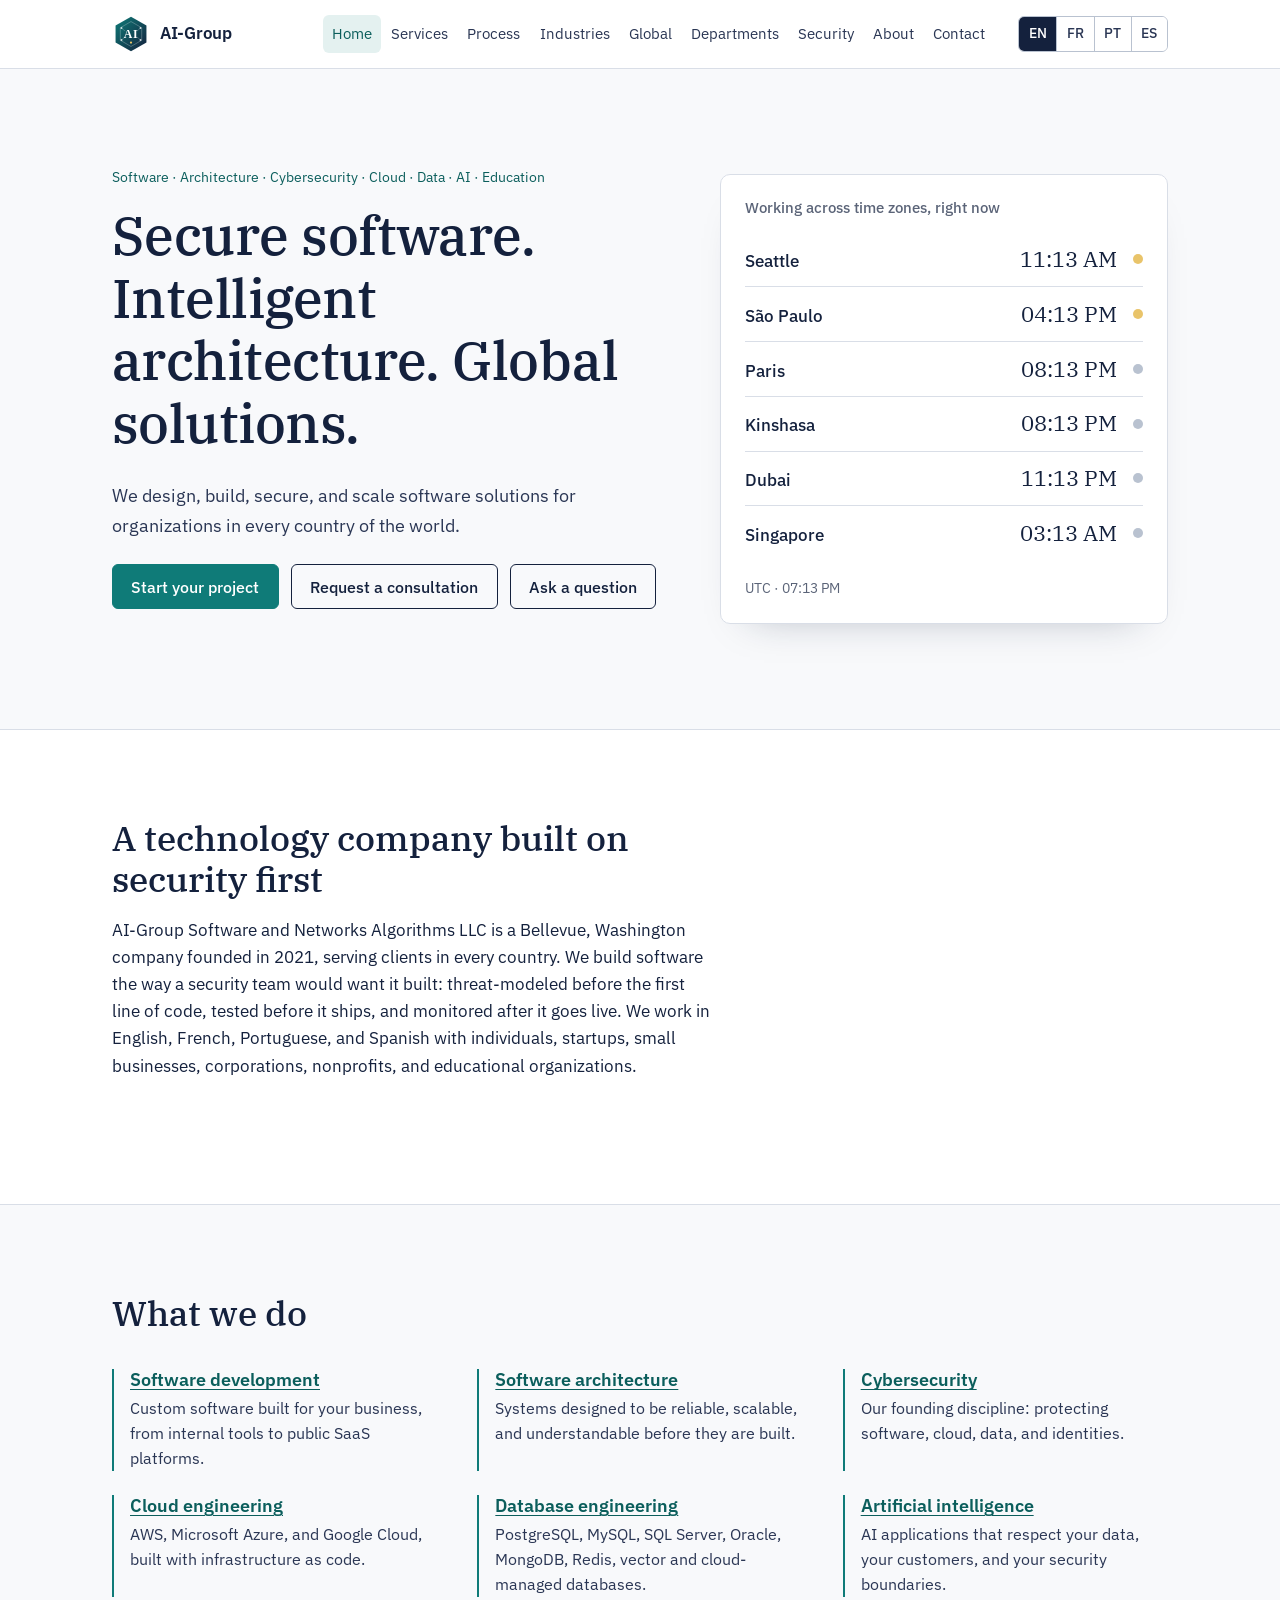
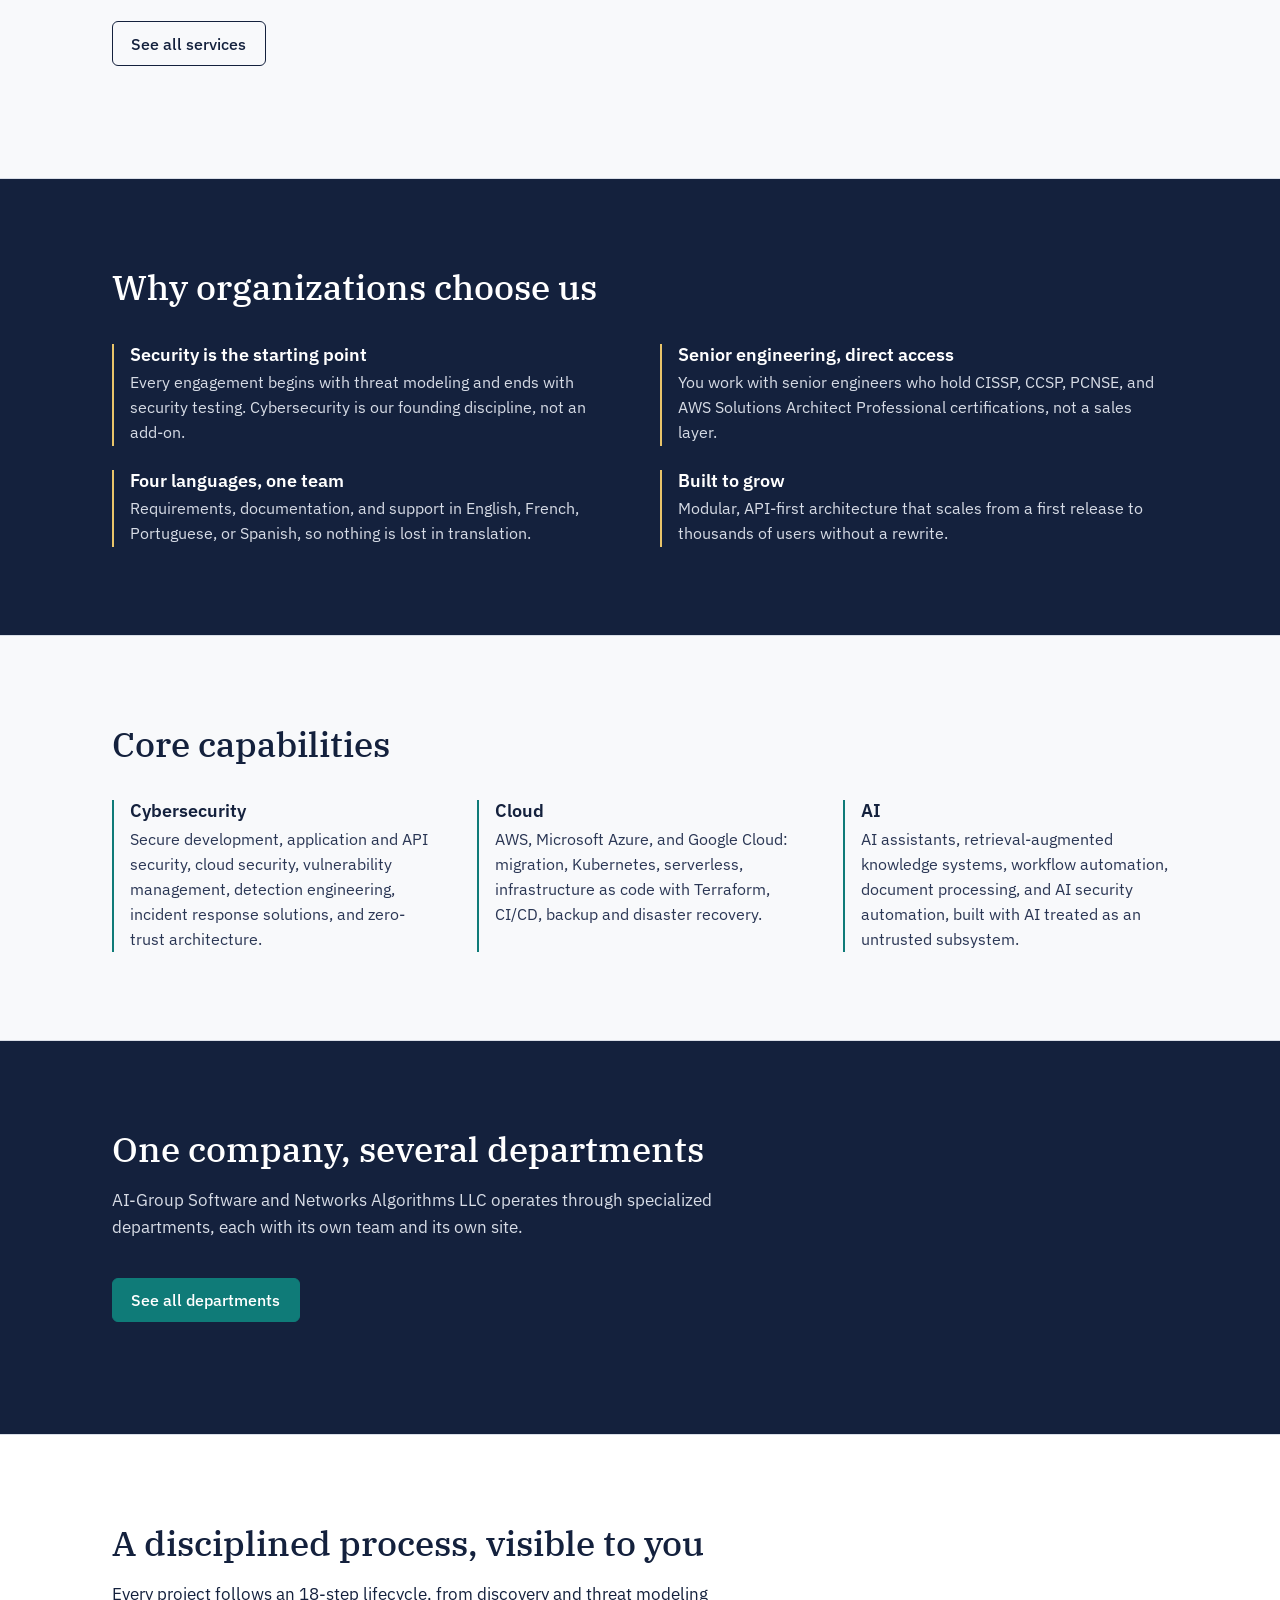
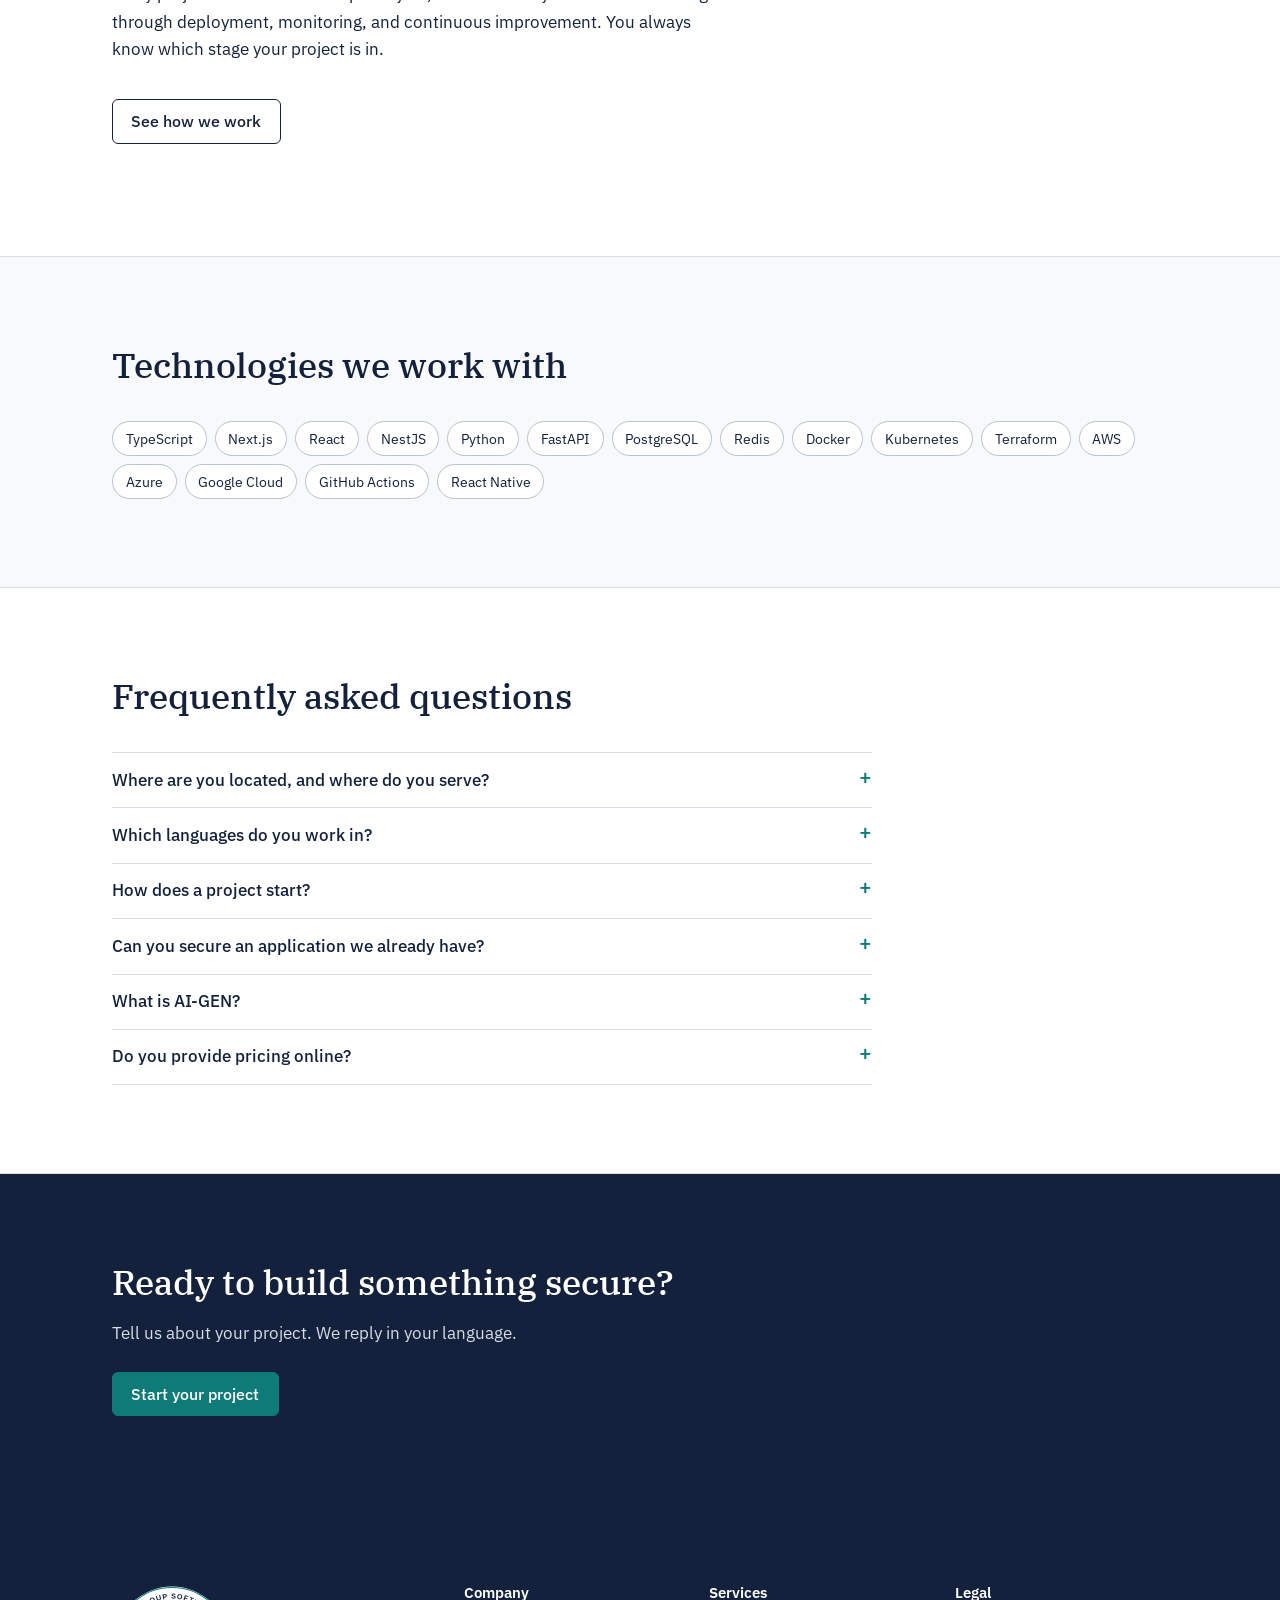
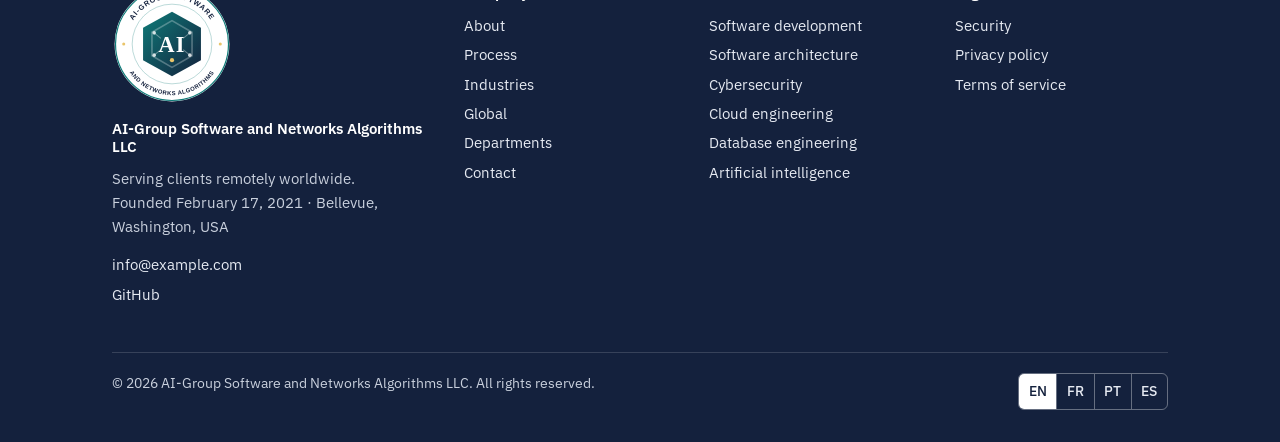
<file: index.html>
<!DOCTYPE html>
<html lang="en">
<head>
<meta charset="utf-8">
<meta name="viewport" content="width=device-width, initial-scale=1">
<title>AI-Group — Secure Software, Intelligent Architecture, Global Solutions</title>
<meta name="description" content="AI-Group Software and Networks Algorithms LLC designs, builds, secures, and scales software, cloud, database, and AI solutions for organizations worldwide.">
<meta property="og:type" content="website">
<meta property="og:title" content="AI-Group — Secure Software, Intelligent Architecture, Global Solutions">
<meta property="og:description" content="AI-Group Software and Networks Algorithms LLC designs, builds, secures, and scales software, cloud, database, and AI solutions for organizations worldwide.">
<meta property="og:site_name" content="AI-Group Software and Networks Algorithms LLC">
<meta name="theme-color" content="#14213D">
<link rel="icon" href="assets/logo.svg" type="image/svg+xml">
<link rel="apple-touch-icon" href="assets/apple-touch-icon.png">
<meta property="og:image" content="https://aigroupsglobal.com/assets/og-image.png">
<meta property="og:image:width" content="1200">
<meta property="og:image:height" content="630">
<meta property="og:image:alt" content="AI-Group Software and Networks Algorithms logo">
<meta name="twitter:card" content="summary_large_image">
<link rel="manifest" href="manifest.webmanifest">
<link rel="preconnect" href="https://fonts.googleapis.com"><link rel="preconnect" href="https://fonts.gstatic.com" crossorigin>
<link href="https://fonts.googleapis.com/css2?family=IBM+Plex+Sans:wght@400;500;600&family=IBM+Plex+Serif:wght@400;500&display=swap" rel="stylesheet">
<link rel="stylesheet" href="css/style.css">
<script type="application/ld+json">
{"@context":"https://schema.org","@type":"Organization","name":"AI-Group Software and Networks Algorithms LLC","foundingDate":"2021-02-17","address":{"@type":"PostalAddress","addressLocality":"Bellevue","addressRegion":"WA","addressCountry":"US"},"areaServed":"Worldwide","knowsLanguage":["en","fr","pt","es"],"url":"https://alongiti2.github.io/ai-group/"}
</script>
</head>
<body data-page="home">
<div id="site-header"></div>
<main id="main">

<section class="hero"><div class="wrap">
  <div>
    <p class="kicker" data-i18n="home.kicker"></p>
    <h1 data-i18n="home.h1"></h1>
    <p class="lead" data-i18n="home.sub"></p>
    <div class="btn-row">
      <a class="btn teal" data-href="start-project.html" href="start-project.html" data-i18n="common.getStarted"></a>
      <a class="btn ghost" data-href="contact.html" href="contact.html" data-i18n="common.consult"></a>
      <a class="btn ghost" data-href="contact.html#assistant" href="contact.html#assistant" data-i18n="common.assistant"></a>
    </div>
  </div>
  <aside class="clocks" aria-live="off">
    <h2 data-i18n="home.clocksTitle"></h2>
    <ul class="clock-list" id="clock-list"></ul>
    <p class="you" id="clock-you"></p>
  </aside>
</div></section>

<section class="bg-surface"><div class="wrap">
  <div class="section-head"><h2 data-i18n="home.introTitle"></h2><p data-i18n="home.intro"></p></div>
</div></section>

<section><div class="wrap">
  <div class="section-head"><h2 data-i18n="home.servicesTitle"></h2></div>
  <div class="grid three" data-render="servicesShort"></div>
  <div class="btn-row"><a class="btn ghost" data-href="services.html" href="services.html" data-i18n="common.seeAll"></a></div>
</div></section>

<section class="bg-ink"><div class="wrap">
  <div class="section-head"><h2 data-i18n="home.whyTitle"></h2></div>
  <div class="grid two" data-render="why"></div>
</div></section>

<section><div class="wrap">
  <div class="section-head"><h2 data-i18n="home.capTitle"></h2></div>
  <div class="grid three" data-render="caps"></div>
</div></section>

<section class="bg-ink"><div class="wrap">
  <div class="section-head"><h2 data-i18n="home.educationTitle"></h2><p data-i18n="home.educationText"></p></div>
  <div class="btn-row"><a class="btn teal" data-href="departments.html" href="departments.html" data-i18n="common.education"></a></div>
</div></section>

<section class="bg-surface"><div class="wrap">
  <div class="section-head"><h2 data-i18n="home.processTitle"></h2><p data-i18n="home.processText"></p></div>
  <div class="btn-row"><a class="btn ghost" data-href="process.html" href="process.html" data-i18n="common.readProcess"></a></div>
</div></section>

<section><div class="wrap">
  <div class="section-head"><h2 data-i18n="home.techTitle"></h2></div>
  <div data-render="tech"></div>
</div></section>

<section class="bg-surface"><div class="wrap">
  <div class="section-head"><h2 data-i18n="home.faqTitle"></h2></div>
  <div data-render="faq" style="max-width:760px"></div>
</div></section>

<section class="bg-ink"><div class="wrap">
  <h2 data-i18n="home.ctaTitle"></h2><p data-i18n="home.ctaText"></p>
  <div class="btn-row"><a class="btn teal" data-href="start-project.html" href="start-project.html" data-i18n="common.getStarted"></a></div>
</div></section>

</main>
<div id="site-footer"></div>
<script src="site.config.js"></script>
<script src="js/main.js"></script>
</body>
</html>
</file>
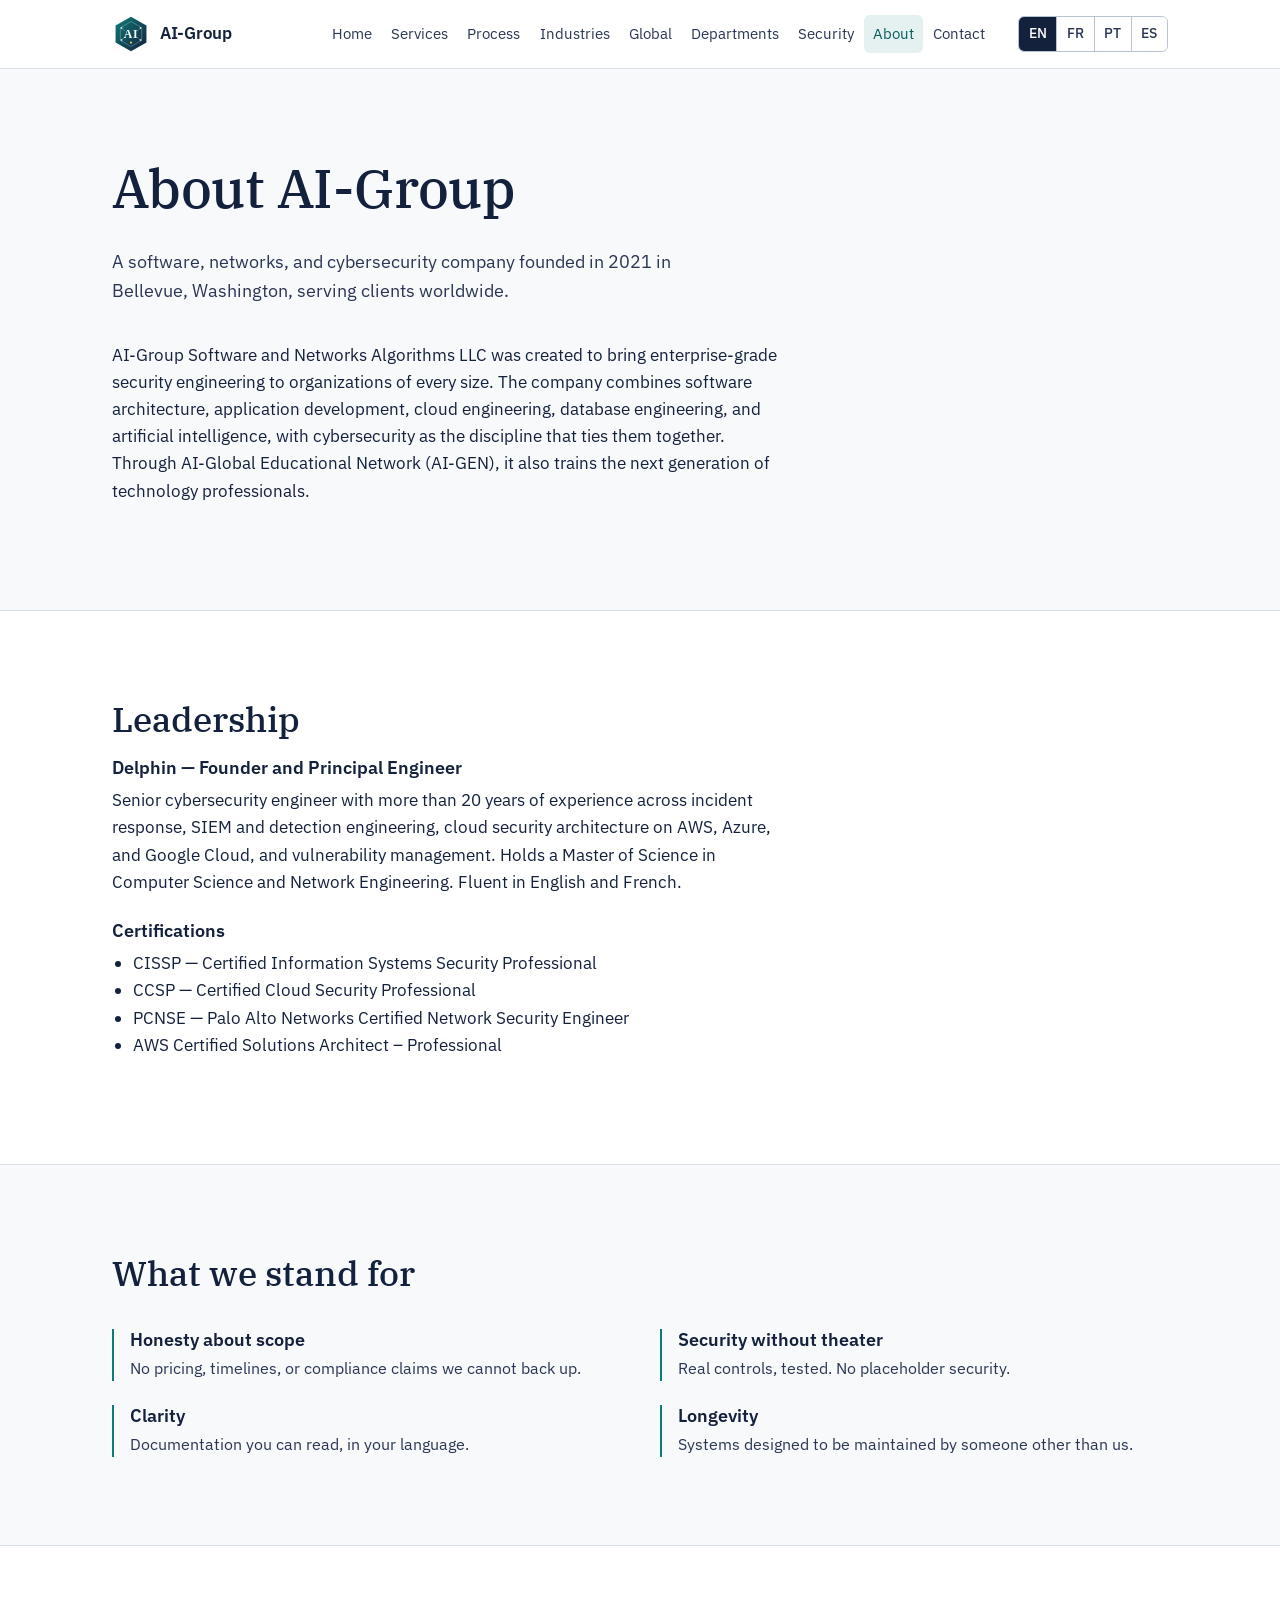
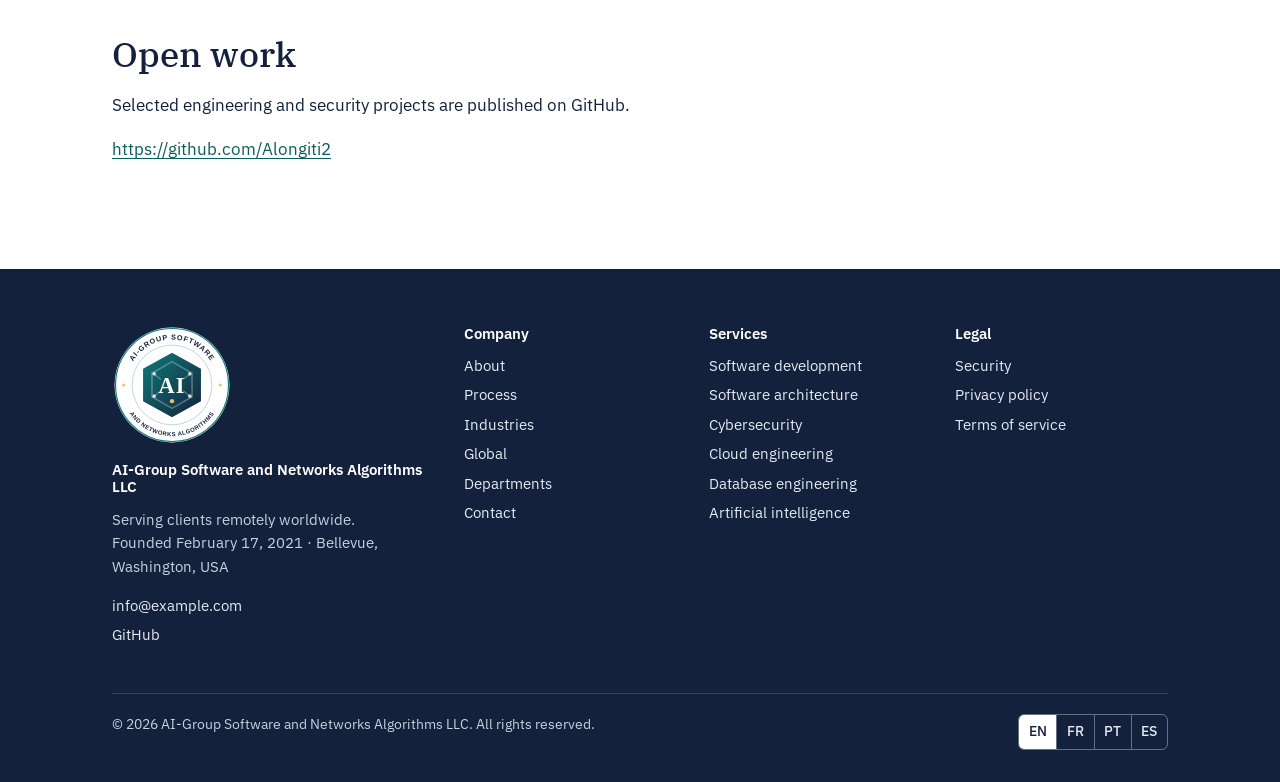
<file: about.html>
<!DOCTYPE html>
<html lang="en">
<head>
<meta charset="utf-8">
<meta name="viewport" content="width=device-width, initial-scale=1">
<title>About — AI-Group</title>
<meta name="description" content="Founded in 2021 in Bellevue, Washington. Led by a senior cybersecurity engineer with 20+ years of experience.">
<meta property="og:type" content="website">
<meta property="og:title" content="About — AI-Group">
<meta property="og:description" content="Founded in 2021 in Bellevue, Washington. Led by a senior cybersecurity engineer with 20+ years of experience.">
<meta property="og:site_name" content="AI-Group Software and Networks Algorithms LLC">
<meta name="theme-color" content="#14213D">
<link rel="icon" href="assets/logo.svg" type="image/svg+xml">
<link rel="apple-touch-icon" href="assets/apple-touch-icon.png">
<meta property="og:image" content="https://aigroupsglobal.com/assets/og-image.png">
<meta property="og:image:width" content="1200">
<meta property="og:image:height" content="630">
<meta property="og:image:alt" content="AI-Group Software and Networks Algorithms logo">
<meta name="twitter:card" content="summary_large_image">
<link rel="manifest" href="manifest.webmanifest">
<link rel="preconnect" href="https://fonts.googleapis.com"><link rel="preconnect" href="https://fonts.gstatic.com" crossorigin>
<link href="https://fonts.googleapis.com/css2?family=IBM+Plex+Sans:wght@400;500;600&family=IBM+Plex+Serif:wght@400;500&display=swap" rel="stylesheet">
<link rel="stylesheet" href="css/style.css">
<script type="application/ld+json">
{"@context":"https://schema.org","@type":"Organization","name":"AI-Group Software and Networks Algorithms LLC","foundingDate":"2021-02-17","address":{"@type":"PostalAddress","addressLocality":"Bellevue","addressRegion":"WA","addressCountry":"US"},"areaServed":"Worldwide","knowsLanguage":["en","fr","pt","es"],"url":"https://alongiti2.github.io/ai-group/"}
</script>
</head>
<body data-page="about">
<div id="site-header"></div>
<main id="main">

<section><div class="wrap"><div class="section-head"><h1 data-i18n="about.h1"></h1><p class="lead" data-i18n="about.sub"></p></div><p data-i18n="about.story" style="max-width:68ch"></p></div></section>
<section class="bg-surface"><div class="wrap"><h2 data-i18n="about.founderTitle"></h2><h3 data-i18n="about.founderName"></h3><p data-i18n="about.founder"></p>
<h3 data-i18n="about.certsTitle" style="margin-top:1.5rem"></h3><div data-render="certs"></div></div></section>
<section><div class="wrap"><div class="section-head"><h2 data-i18n="about.valuesTitle"></h2></div><div class="grid two" data-render="values"></div></div></section>
<section class="bg-surface"><div class="wrap"><h2 data-i18n="about.portfolioTitle"></h2><p data-i18n="about.portfolioText"></p><p data-render="portfolioLink"></p></div></section>

</main>
<div id="site-footer"></div>
<script src="site.config.js"></script>
<script src="js/main.js"></script>
</body>
</html>
</file>
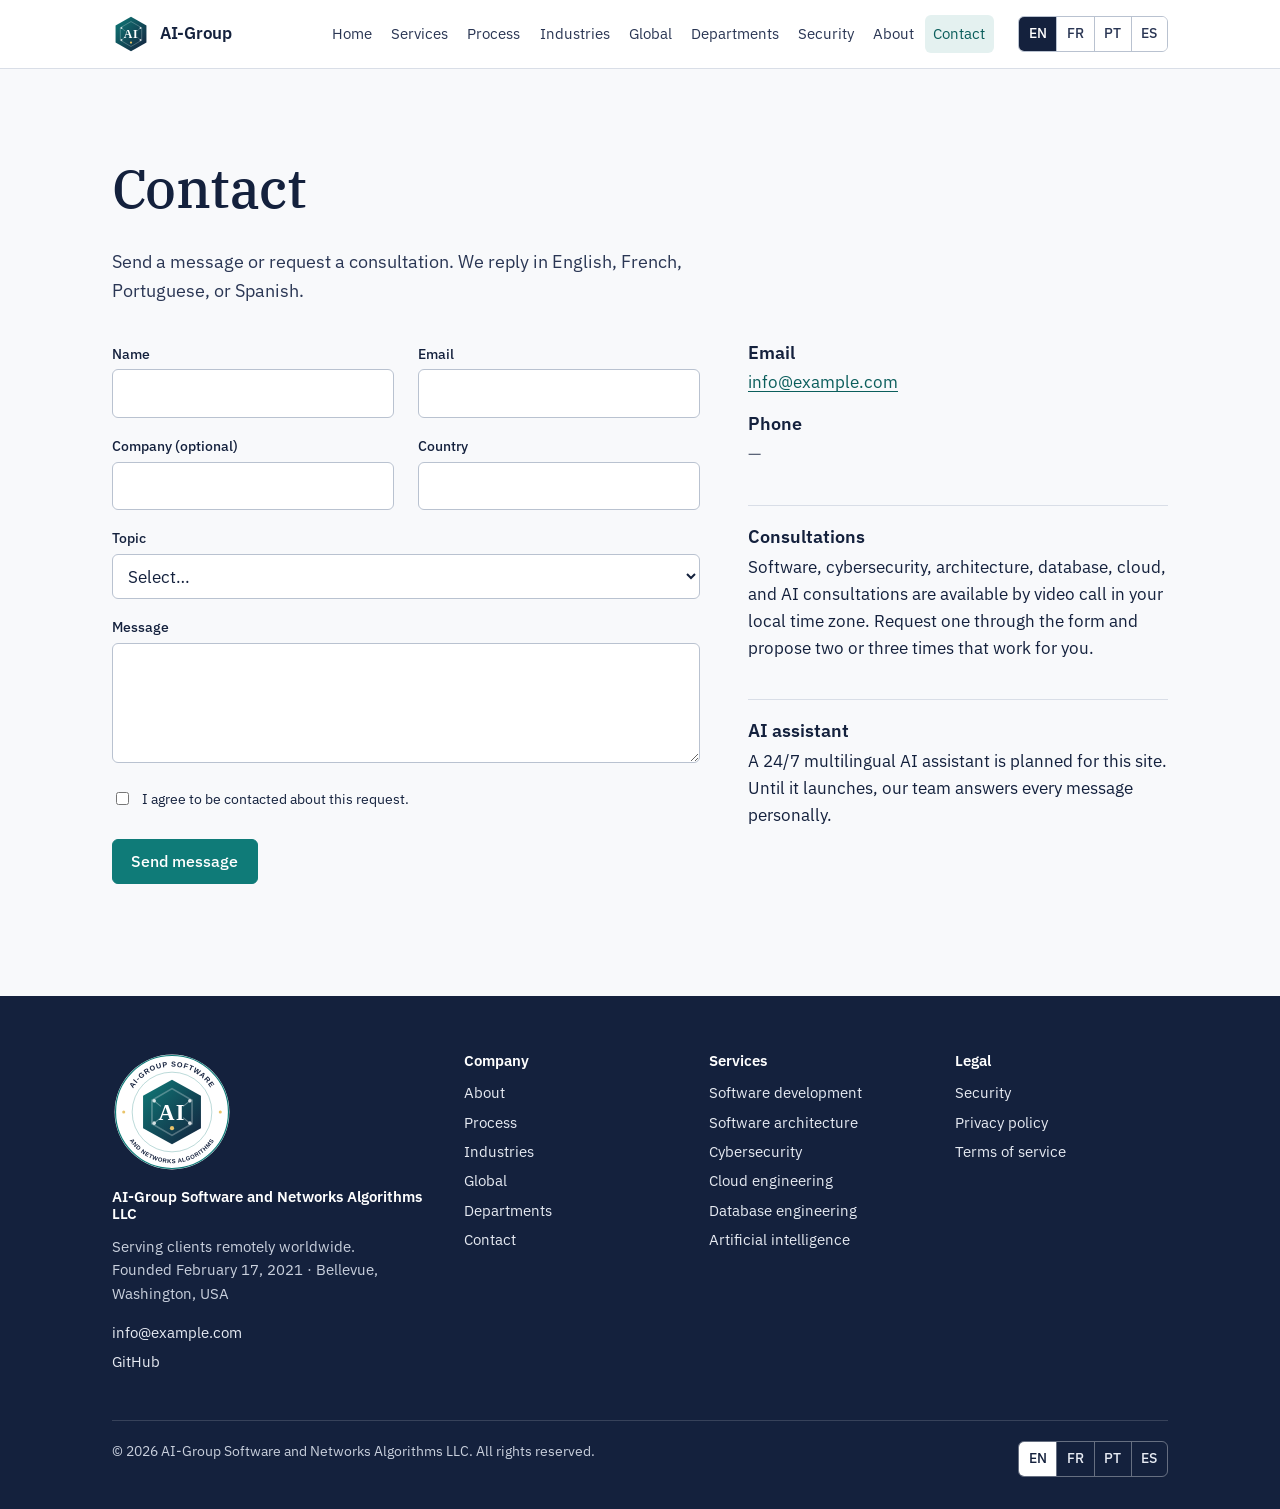
<file: contact.html>
<!DOCTYPE html>
<html lang="en">
<head>
<meta charset="utf-8">
<meta name="viewport" content="width=device-width, initial-scale=1">
<title>Contact — AI-Group</title>
<meta name="description" content="Request a consultation or send us a message. We reply in English, French, Portuguese, or Spanish.">
<meta property="og:type" content="website">
<meta property="og:title" content="Contact — AI-Group">
<meta property="og:description" content="Request a consultation or send us a message. We reply in English, French, Portuguese, or Spanish.">
<meta property="og:site_name" content="AI-Group Software and Networks Algorithms LLC">
<meta name="theme-color" content="#14213D">
<link rel="icon" href="assets/logo.svg" type="image/svg+xml">
<link rel="apple-touch-icon" href="assets/apple-touch-icon.png">
<meta property="og:image" content="https://aigroupsglobal.com/assets/og-image.png">
<meta property="og:image:width" content="1200">
<meta property="og:image:height" content="630">
<meta property="og:image:alt" content="AI-Group Software and Networks Algorithms logo">
<meta name="twitter:card" content="summary_large_image">
<link rel="manifest" href="manifest.webmanifest">
<link rel="preconnect" href="https://fonts.googleapis.com"><link rel="preconnect" href="https://fonts.gstatic.com" crossorigin>
<link href="https://fonts.googleapis.com/css2?family=IBM+Plex+Sans:wght@400;500;600&family=IBM+Plex+Serif:wght@400;500&display=swap" rel="stylesheet">
<link rel="stylesheet" href="css/style.css">
<script type="application/ld+json">
{"@context":"https://schema.org","@type":"Organization","name":"AI-Group Software and Networks Algorithms LLC","foundingDate":"2021-02-17","address":{"@type":"PostalAddress","addressLocality":"Bellevue","addressRegion":"WA","addressCountry":"US"},"areaServed":"Worldwide","knowsLanguage":["en","fr","pt","es"],"url":"https://alongiti2.github.io/ai-group/"}
</script>
</head>
<body data-page="contact">
<div id="site-header"></div>
<main id="main">

<section><div class="wrap"><div class="section-head"><h1 data-i18n="contact.h1"></h1><p class="lead" data-i18n="contact.sub"></p></div>
<div class="contact-grid">
<div>
<form data-form="contact" novalidate>
  <input class="hp" type="text" name="_gotcha" tabindex="-1" autocomplete="off" aria-hidden="true">
  <div class="f-grid">
    <div class="field"><label for="c-name" data-i18n="contact.form.name"></label><input id="c-name" name="name" required autocomplete="name"><p class="err"></p></div>
    <div class="field"><label for="c-email" data-i18n="contact.form.email"></label><input id="c-email" name="email" type="email" required autocomplete="email"><p class="err"></p></div>
    <div class="field"><label for="c-company" data-i18n="contact.form.company"></label><input id="c-company" name="company" autocomplete="organization"></div>
    <div class="field"><label for="c-country" data-i18n="contact.form.country"></label><input id="c-country" name="country" required autocomplete="country-name"><p class="err"></p></div>
    <div class="field full"><label for="c-cat" data-i18n="contact.form.category"></label><select id="c-cat" name="category" required data-options="contact.categories"></select><p class="err"></p></div>
    <div class="field full"><label for="c-msg" data-i18n="contact.form.message"></label><textarea id="c-msg" name="message" required></textarea><p class="err"></p></div>
    <div class="field full"><label class="check"><input type="checkbox" name="consent" required value="yes"><span data-i18n="contact.form.consent"></span></label><p class="err"></p></div>
  </div>
  <div class="btn-row"><button class="btn teal" type="submit" data-i18n="contact.form.submit"></button></div>
</form>
<div id="form-result" hidden></div>
</div>
<aside>
  <div class="aside-block"><h3 data-i18n="common.email"></h3><p data-render="contactEmail"></p><h3 data-i18n="common.phone"></h3><p data-render="contactPhone"></p></div>
  <div class="aside-block"><h3 data-i18n="contact.consultTitle"></h3><p data-i18n="contact.consultText"></p></div>
  <div class="aside-block" id="assistant"><h3 data-i18n="contact.assistantTitle"></h3><p data-i18n="contact.assistantText"></p></div>
</aside>
</div></div></section>

</main>
<div id="site-footer"></div>
<script src="site.config.js"></script>
<script src="js/main.js"></script>
</body>
</html>
</file>
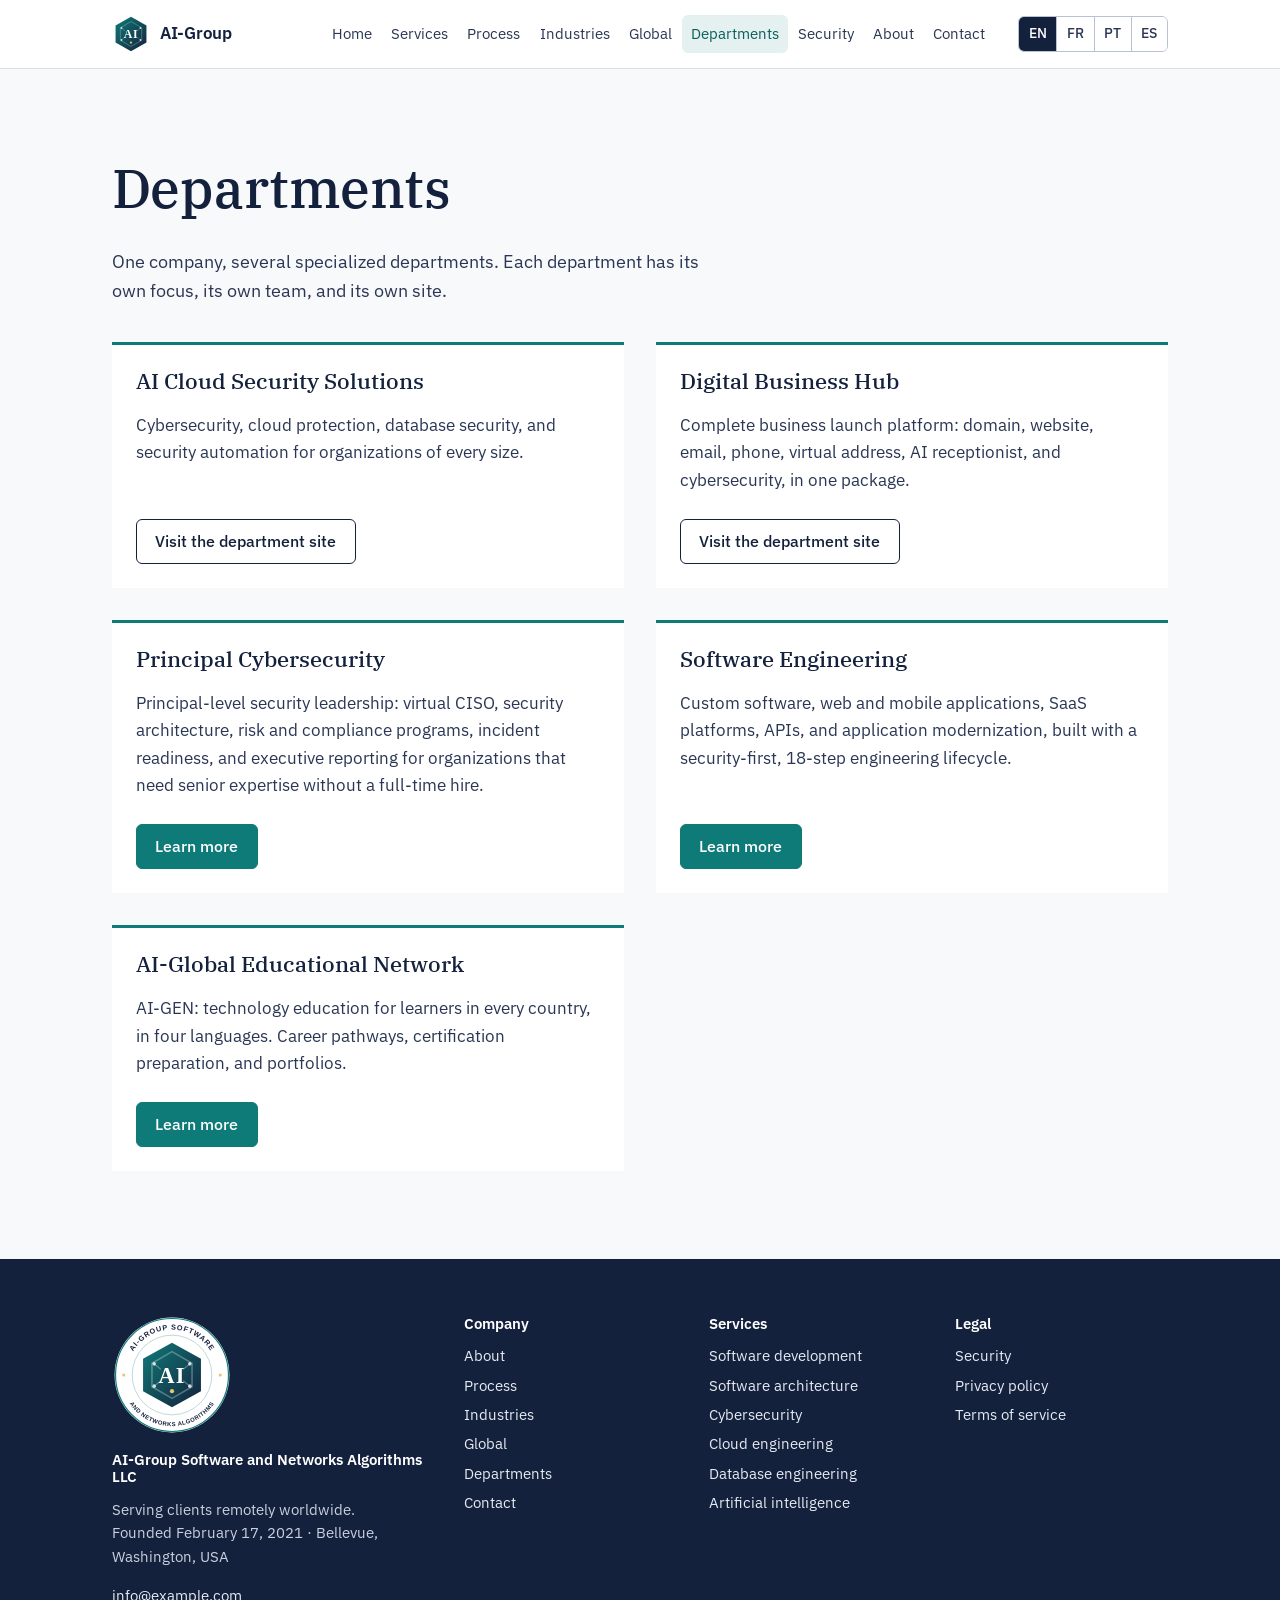
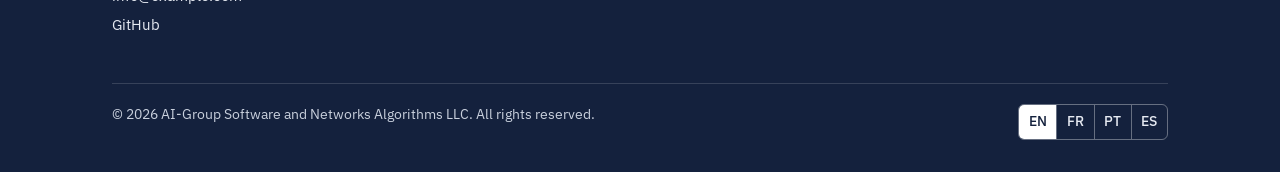
<file: departments.html>
<!DOCTYPE html>
<html lang="en">
<head>
<meta charset="utf-8">
<meta name="viewport" content="width=device-width, initial-scale=1">
<title>Departments — AI-Group</title>
<meta name="description" content="AI-Group's departments: AI Cloud Security Solutions, Digital Business Hub, Principal Cybersecurity, Software Engineering, and AI-Global Educational Network.">
<meta property="og:type" content="website">
<meta property="og:title" content="Departments — AI-Group">
<meta property="og:description" content="AI-Group's departments: AI Cloud Security Solutions, Digital Business Hub, Principal Cybersecurity, Software Engineering, and AI-Global Educational Network.">
<meta property="og:site_name" content="AI-Group Software and Networks Algorithms LLC">
<meta name="theme-color" content="#14213D">
<link rel="icon" href="assets/logo.svg" type="image/svg+xml">
<link rel="apple-touch-icon" href="assets/apple-touch-icon.png">
<meta property="og:image" content="https://aigroupsglobal.com/assets/og-image.png">
<meta property="og:image:width" content="1200">
<meta property="og:image:height" content="630">
<meta property="og:image:alt" content="AI-Group Software and Networks Algorithms logo">
<meta name="twitter:card" content="summary_large_image">
<link rel="manifest" href="manifest.webmanifest">
<link rel="preconnect" href="https://fonts.googleapis.com"><link rel="preconnect" href="https://fonts.gstatic.com" crossorigin>
<link href="https://fonts.googleapis.com/css2?family=IBM+Plex+Sans:wght@400;500;600&family=IBM+Plex+Serif:wght@400;500&display=swap" rel="stylesheet">
<link rel="stylesheet" href="css/style.css">
<script type="application/ld+json">
{"@context":"https://schema.org","@type":"Organization","name":"AI-Group Software and Networks Algorithms LLC","foundingDate":"2021-02-17","address":{"@type":"PostalAddress","addressLocality":"Bellevue","addressRegion":"WA","addressCountry":"US"},"areaServed":"Worldwide","knowsLanguage":["en","fr","pt","es"],"url":"https://alongiti2.github.io/ai-group/"}
</script>
</head>
<body data-page="departments">
<div id="site-header"></div>
<main id="main">
<section><div class="wrap"><div class="section-head"><h1 data-i18n="departments.h1"></h1><p class="lead" data-i18n="departments.sub"></p></div><div class="dept-grid" data-render="departments"></div></div></section>
</main>
<div id="site-footer"></div>
<script src="site.config.js"></script>
<script src="js/main.js"></script>
</body>
</html>
</file>
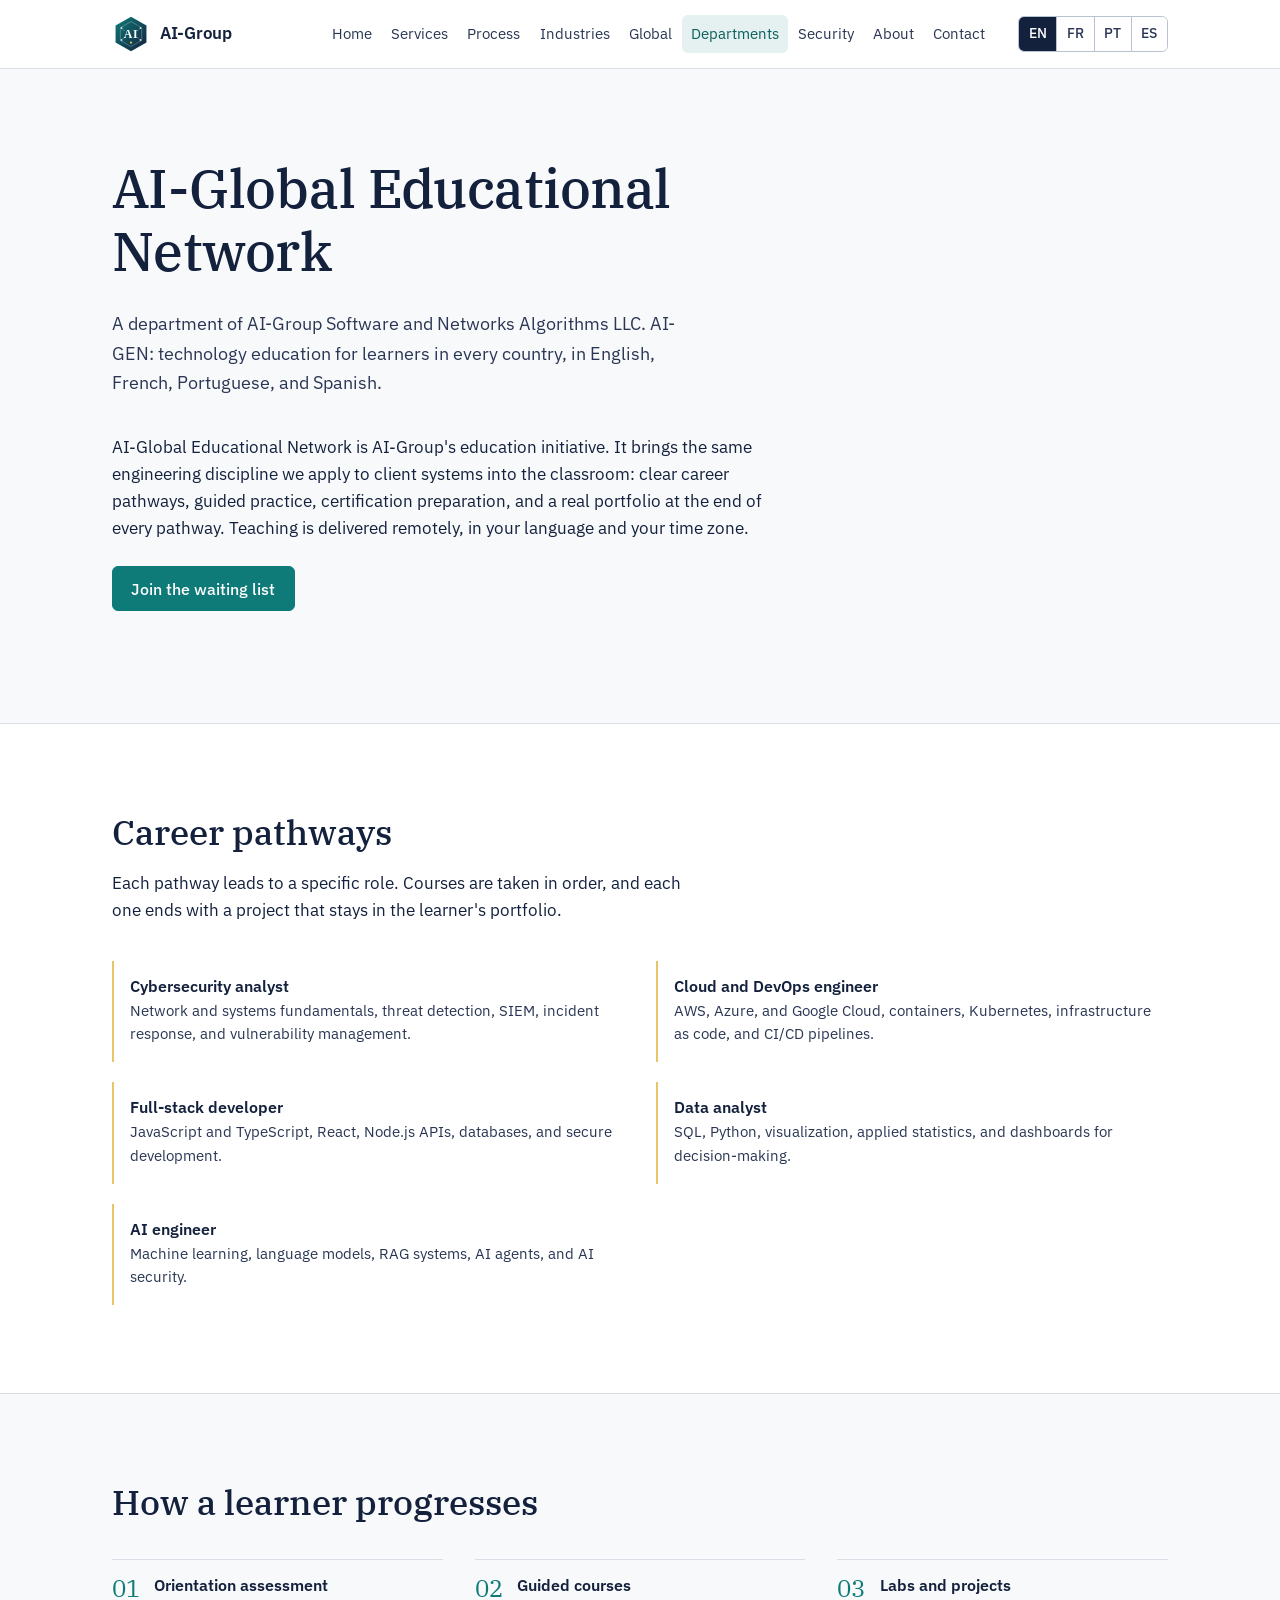
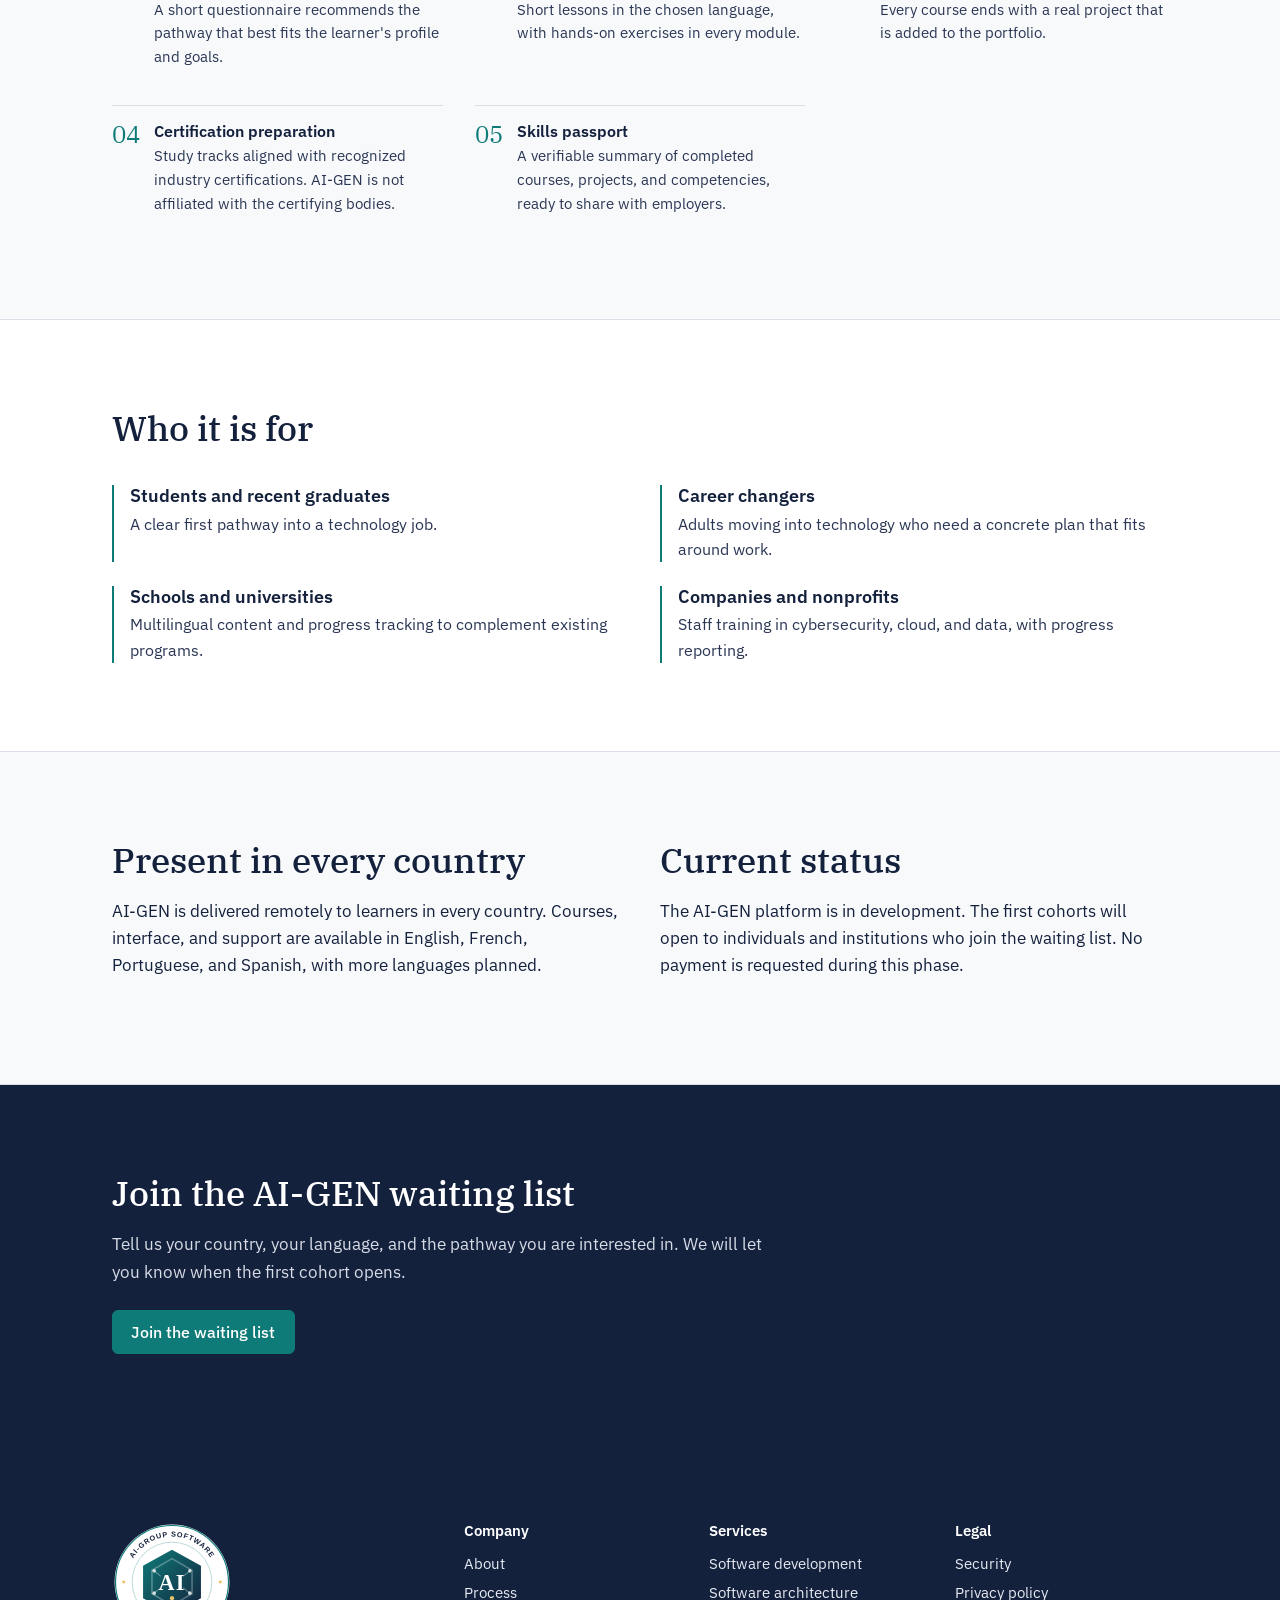
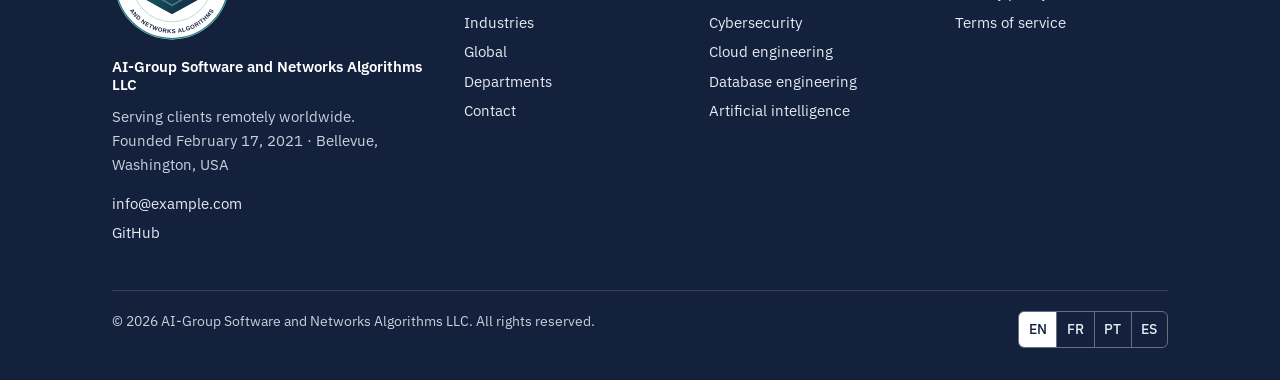
<file: education.html>
<!DOCTYPE html>
<html lang="en">
<head>
<meta charset="utf-8">
<meta name="viewport" content="width=device-width, initial-scale=1">
<title>AI-Global Educational Network — AI-Group</title>
<meta name="description" content="AI-GEN: multilingual technology education for learners in every country. Career pathways in cybersecurity, cloud, development, data, and AI.">
<meta property="og:type" content="website">
<meta property="og:title" content="AI-Global Educational Network — AI-Group">
<meta property="og:description" content="AI-GEN: multilingual technology education for learners in every country. Career pathways in cybersecurity, cloud, development, data, and AI.">
<meta property="og:site_name" content="AI-Group Software and Networks Algorithms LLC">
<meta name="theme-color" content="#14213D">
<link rel="icon" href="assets/logo.svg" type="image/svg+xml">
<link rel="apple-touch-icon" href="assets/apple-touch-icon.png">
<meta property="og:image" content="https://aigroupsglobal.com/assets/og-image.png">
<meta property="og:image:width" content="1200">
<meta property="og:image:height" content="630">
<meta property="og:image:alt" content="AI-Group Software and Networks Algorithms logo">
<meta name="twitter:card" content="summary_large_image">
<link rel="manifest" href="manifest.webmanifest">
<link rel="preconnect" href="https://fonts.googleapis.com"><link rel="preconnect" href="https://fonts.gstatic.com" crossorigin>
<link href="https://fonts.googleapis.com/css2?family=IBM+Plex+Sans:wght@400;500;600&family=IBM+Plex+Serif:wght@400;500&display=swap" rel="stylesheet">
<link rel="stylesheet" href="css/style.css">
<script type="application/ld+json">
{"@context":"https://schema.org","@type":"Organization","name":"AI-Group Software and Networks Algorithms LLC","foundingDate":"2021-02-17","address":{"@type":"PostalAddress","addressLocality":"Bellevue","addressRegion":"WA","addressCountry":"US"},"areaServed":"Worldwide","knowsLanguage":["en","fr","pt","es"],"url":"https://alongiti2.github.io/ai-group/"}
</script>
</head>
<body data-page="education">
<div id="site-header"></div>
<main id="main">

<section><div class="wrap"><div class="section-head"><h1 data-i18n="education.h1"></h1><p class="lead" data-i18n="education.sub"></p></div><p data-i18n="education.intro" style="max-width:68ch"></p>
<div class="btn-row"><a class="btn teal" data-href="contact.html?topic=aigen" href="contact.html" data-i18n="education.cta"></a></div></div></section>

<section class="bg-surface"><div class="wrap"><div class="section-head"><h2 data-i18n="education.pathwaysTitle"></h2><p data-i18n="education.pathwaysText"></p></div><div data-render="pathways"></div></div></section>

<section><div class="wrap"><div class="section-head"><h2 data-i18n="education.modelTitle"></h2></div><div data-render="model"></div></div></section>

<section class="bg-surface"><div class="wrap"><div class="section-head"><h2 data-i18n="education.audienceTitle"></h2></div><div class="grid two" data-render="audience"></div></div></section>

<section><div class="wrap"><div class="grid two">
  <div><h2 data-i18n="education.reachTitle"></h2><p data-i18n="education.reachText"></p></div>
  <div><h2 data-i18n="education.statusTitle"></h2><p data-i18n="education.statusText"></p></div>
</div></div></section>

<section class="bg-ink"><div class="wrap">
  <h2 data-i18n="education.ctaTitle"></h2><p data-i18n="education.ctaText"></p>
  <div class="btn-row"><a class="btn teal" data-href="contact.html?topic=aigen" href="contact.html" data-i18n="education.cta"></a></div>
</div></section>

</main>
<div id="site-footer"></div>
<script src="site.config.js"></script>
<script src="js/main.js"></script>
</body>
</html>
</file>
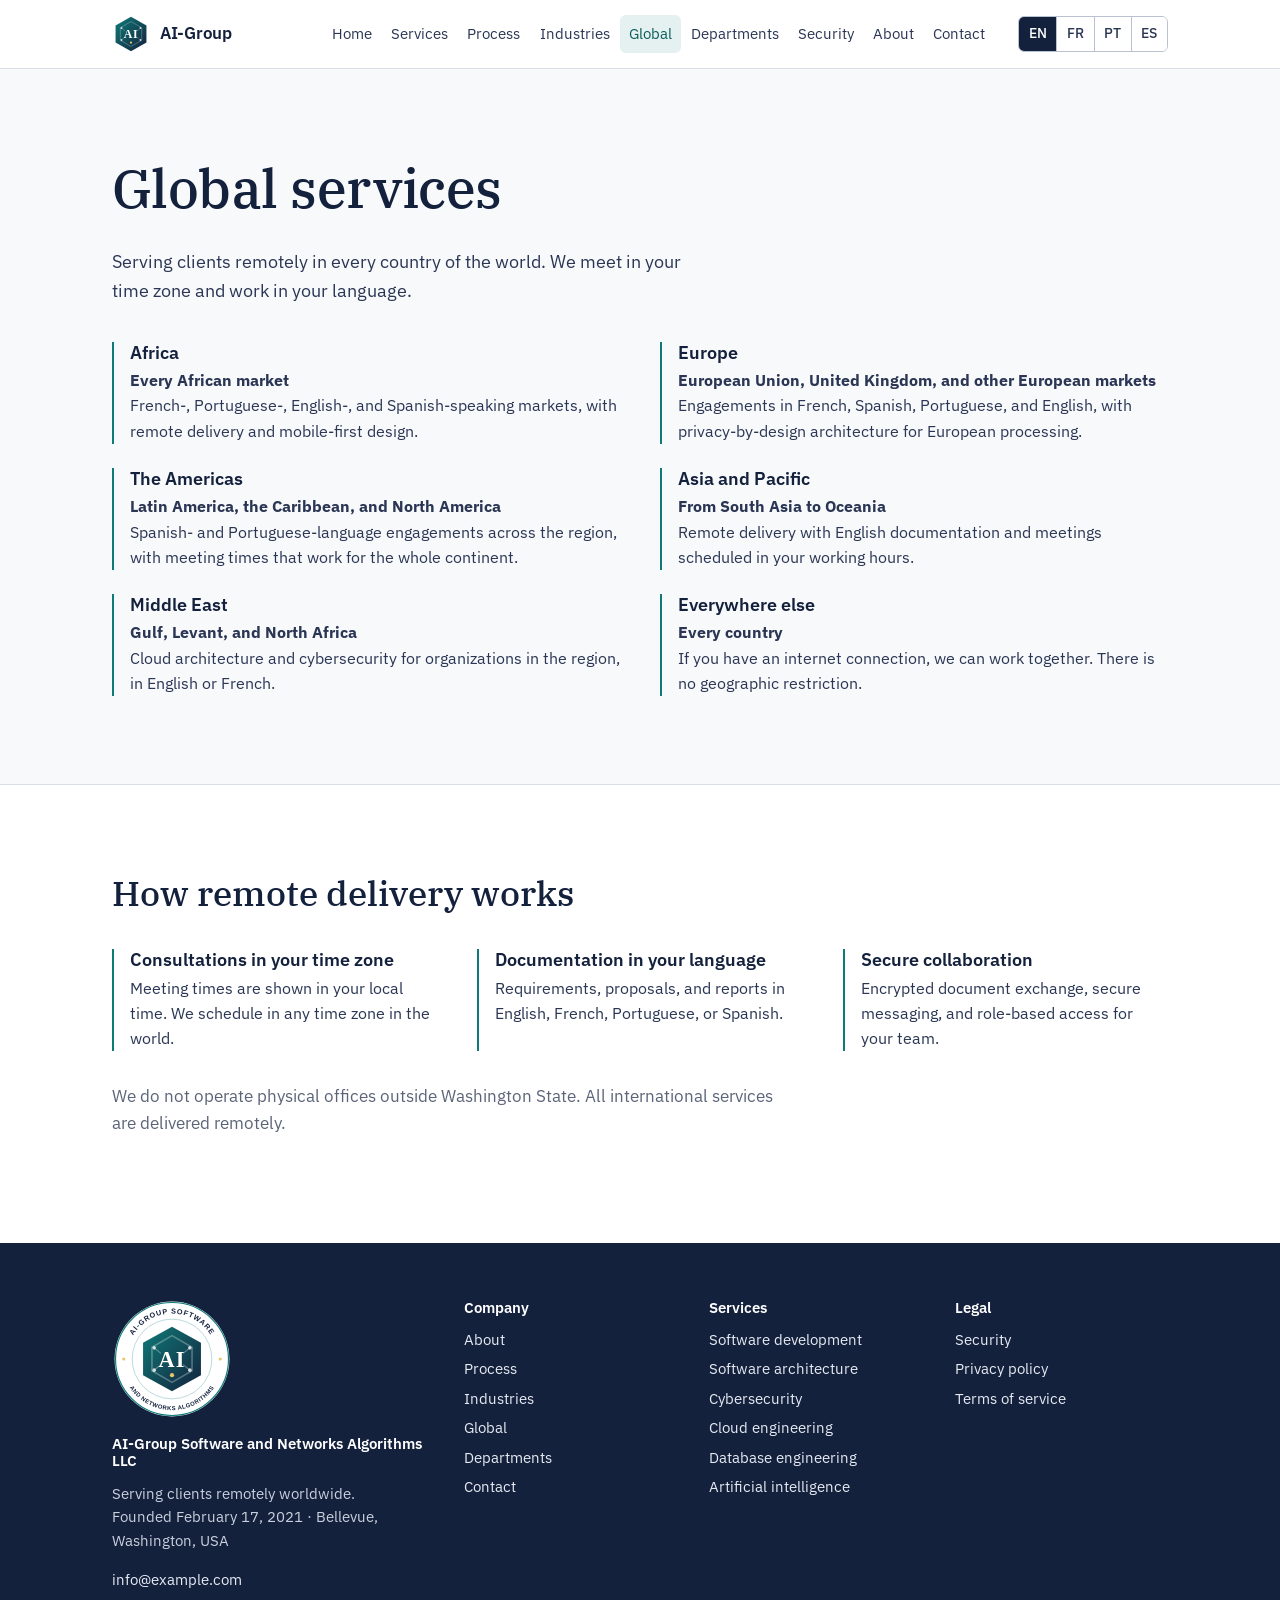
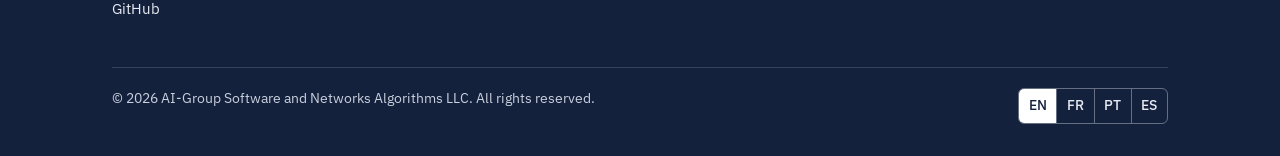
<file: global.html>
<!DOCTYPE html>
<html lang="en">
<head>
<meta charset="utf-8">
<meta name="viewport" content="width=device-width, initial-scale=1">
<title>Global services — AI-Group</title>
<meta name="description" content="Remote software and cybersecurity services for clients in every country of the world.">
<meta property="og:type" content="website">
<meta property="og:title" content="Global services — AI-Group">
<meta property="og:description" content="Remote software and cybersecurity services for clients in every country of the world.">
<meta property="og:site_name" content="AI-Group Software and Networks Algorithms LLC">
<meta name="theme-color" content="#14213D">
<link rel="icon" href="assets/logo.svg" type="image/svg+xml">
<link rel="apple-touch-icon" href="assets/apple-touch-icon.png">
<meta property="og:image" content="https://aigroupsglobal.com/assets/og-image.png">
<meta property="og:image:width" content="1200">
<meta property="og:image:height" content="630">
<meta property="og:image:alt" content="AI-Group Software and Networks Algorithms logo">
<meta name="twitter:card" content="summary_large_image">
<link rel="manifest" href="manifest.webmanifest">
<link rel="preconnect" href="https://fonts.googleapis.com"><link rel="preconnect" href="https://fonts.gstatic.com" crossorigin>
<link href="https://fonts.googleapis.com/css2?family=IBM+Plex+Sans:wght@400;500;600&family=IBM+Plex+Serif:wght@400;500&display=swap" rel="stylesheet">
<link rel="stylesheet" href="css/style.css">
<script type="application/ld+json">
{"@context":"https://schema.org","@type":"Organization","name":"AI-Group Software and Networks Algorithms LLC","foundingDate":"2021-02-17","address":{"@type":"PostalAddress","addressLocality":"Bellevue","addressRegion":"WA","addressCountry":"US"},"areaServed":"Worldwide","knowsLanguage":["en","fr","pt","es"],"url":"https://alongiti2.github.io/ai-group/"}
</script>
</head>
<body data-page="global">
<div id="site-header"></div>
<main id="main">

<section><div class="wrap"><div class="section-head"><h1 data-i18n="global.h1"></h1><p class="lead" data-i18n="global.sub"></p></div><div class="grid two" data-render="regions"></div></div></section>
<section class="bg-surface"><div class="wrap"><div class="section-head"><h2 data-i18n="global.howTitle"></h2></div><div class="grid three" data-render="how"></div><p class="muted" style="margin-top:2rem" data-i18n="global.officeNote"></p></div></section>

</main>
<div id="site-footer"></div>
<script src="site.config.js"></script>
<script src="js/main.js"></script>
</body>
</html>
</file>
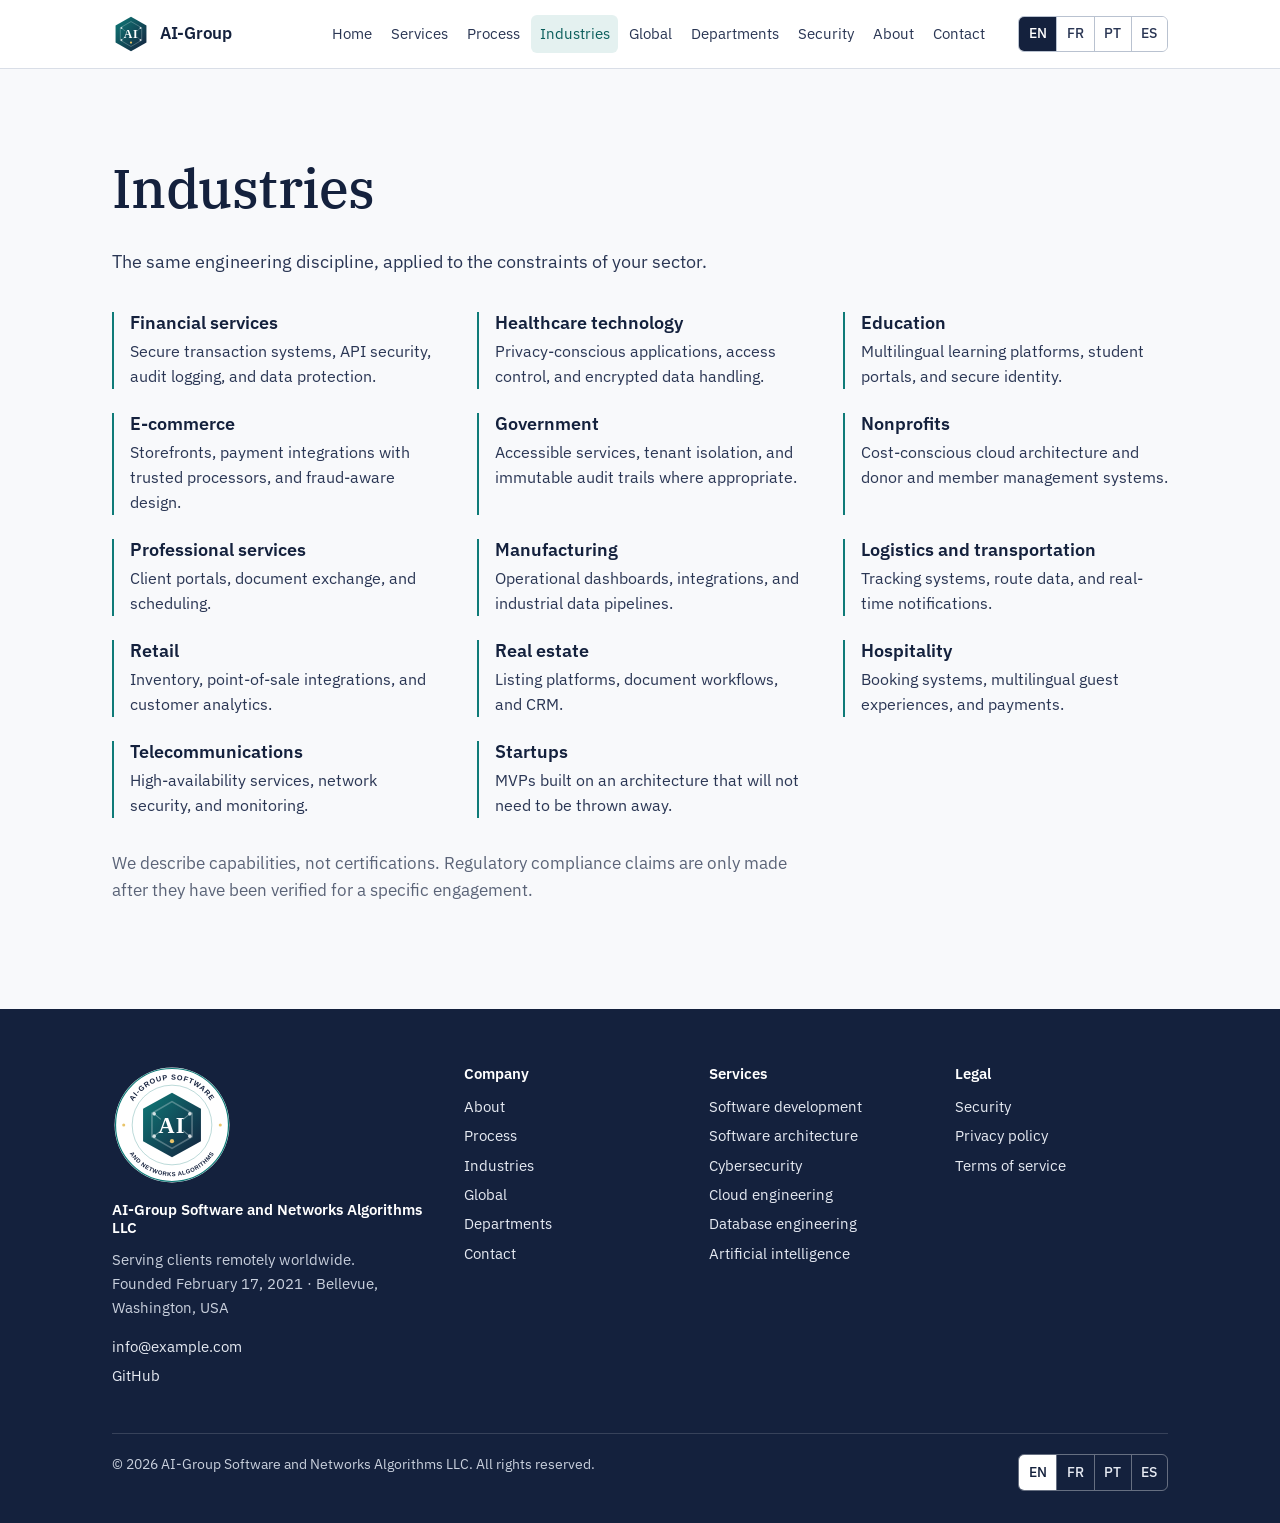
<file: industries.html>
<!DOCTYPE html>
<html lang="en">
<head>
<meta charset="utf-8">
<meta name="viewport" content="width=device-width, initial-scale=1">
<title>Industries — AI-Group</title>
<meta name="description" content="Technology solutions for financial services, healthcare, education, e-commerce, government, nonprofits, and more.">
<meta property="og:type" content="website">
<meta property="og:title" content="Industries — AI-Group">
<meta property="og:description" content="Technology solutions for financial services, healthcare, education, e-commerce, government, nonprofits, and more.">
<meta property="og:site_name" content="AI-Group Software and Networks Algorithms LLC">
<meta name="theme-color" content="#14213D">
<link rel="icon" href="assets/logo.svg" type="image/svg+xml">
<link rel="apple-touch-icon" href="assets/apple-touch-icon.png">
<meta property="og:image" content="https://aigroupsglobal.com/assets/og-image.png">
<meta property="og:image:width" content="1200">
<meta property="og:image:height" content="630">
<meta property="og:image:alt" content="AI-Group Software and Networks Algorithms logo">
<meta name="twitter:card" content="summary_large_image">
<link rel="manifest" href="manifest.webmanifest">
<link rel="preconnect" href="https://fonts.googleapis.com"><link rel="preconnect" href="https://fonts.gstatic.com" crossorigin>
<link href="https://fonts.googleapis.com/css2?family=IBM+Plex+Sans:wght@400;500;600&family=IBM+Plex+Serif:wght@400;500&display=swap" rel="stylesheet">
<link rel="stylesheet" href="css/style.css">
<script type="application/ld+json">
{"@context":"https://schema.org","@type":"Organization","name":"AI-Group Software and Networks Algorithms LLC","foundingDate":"2021-02-17","address":{"@type":"PostalAddress","addressLocality":"Bellevue","addressRegion":"WA","addressCountry":"US"},"areaServed":"Worldwide","knowsLanguage":["en","fr","pt","es"],"url":"https://alongiti2.github.io/ai-group/"}
</script>
</head>
<body data-page="industries">
<div id="site-header"></div>
<main id="main">

<section><div class="wrap"><div class="section-head"><h1 data-i18n="industries.h1"></h1><p class="lead" data-i18n="industries.sub"></p></div><div class="grid three" data-render="industries"></div><p class="muted" style="margin-top:2rem" data-i18n="industries.note"></p></div></section>

</main>
<div id="site-footer"></div>
<script src="site.config.js"></script>
<script src="js/main.js"></script>
</body>
</html>
</file>
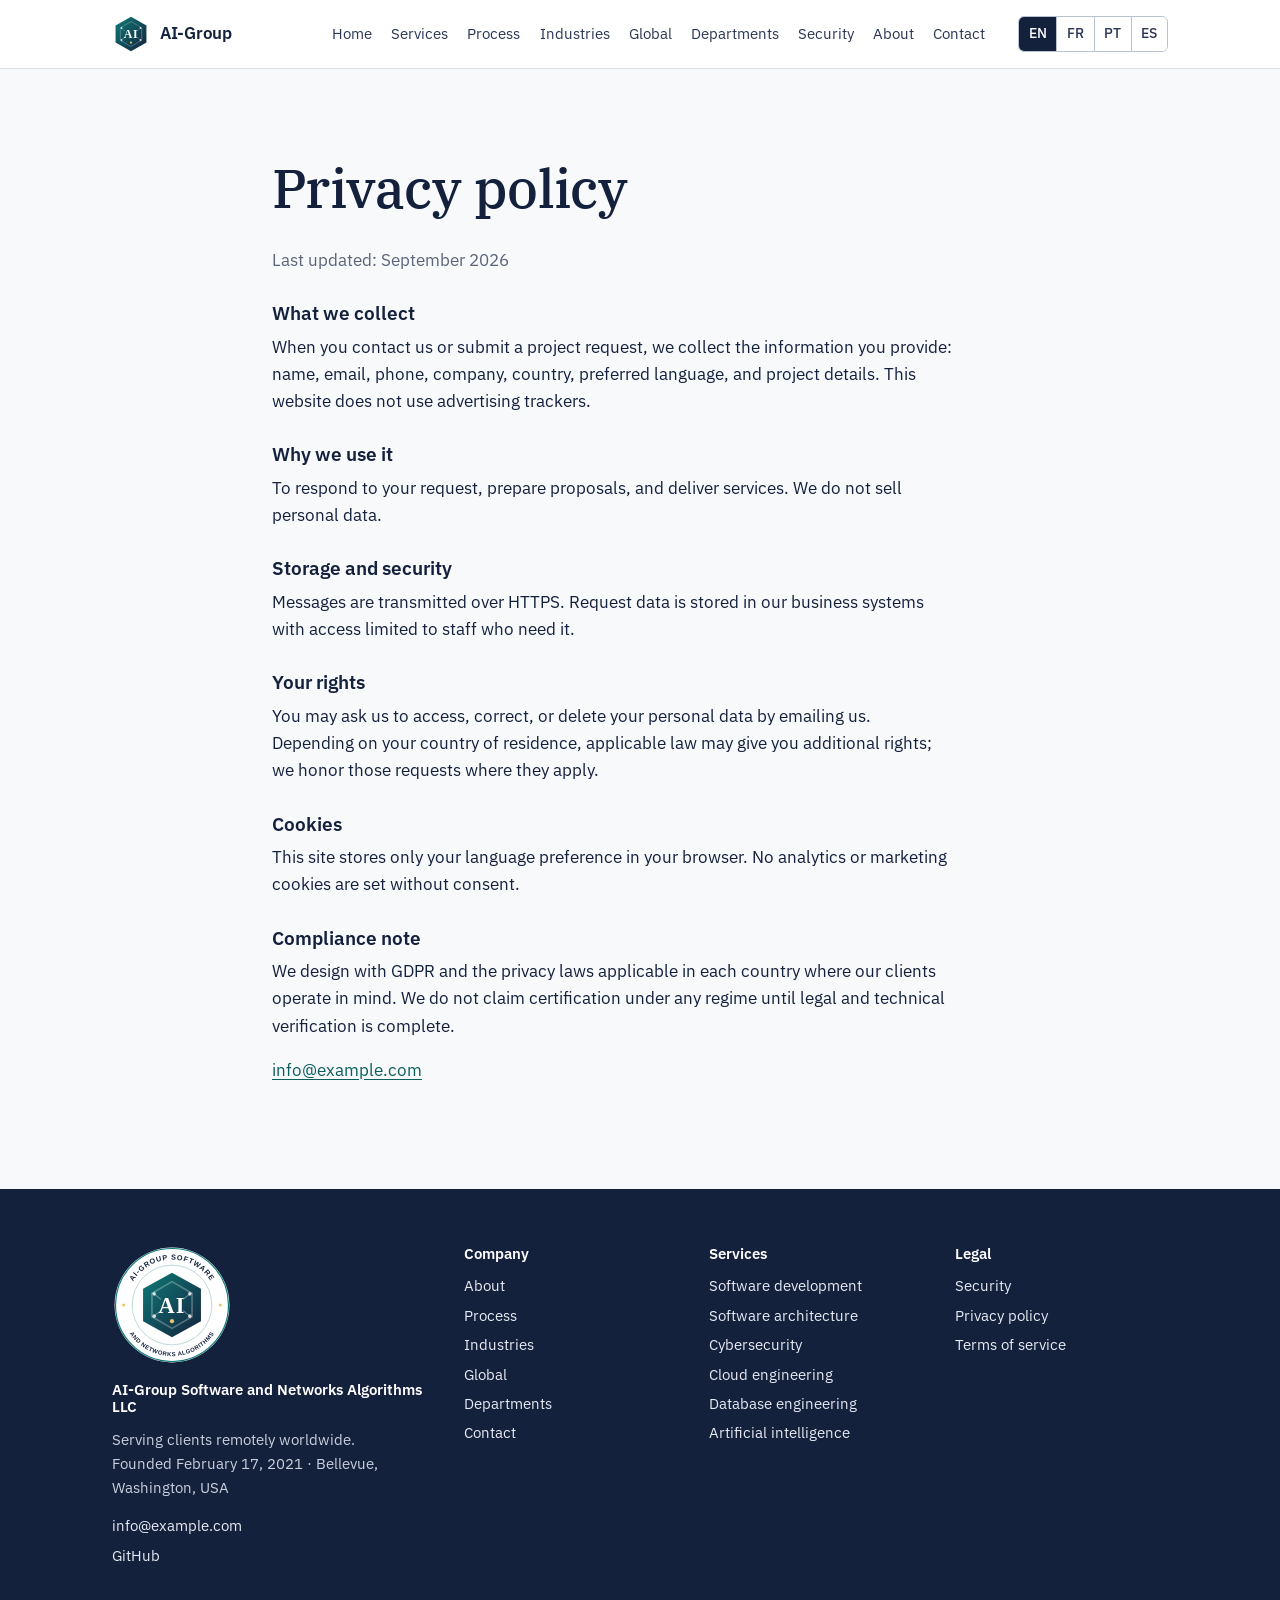
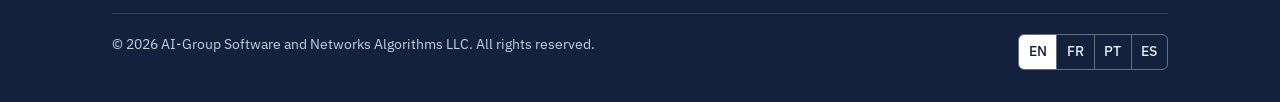
<file: privacy.html>
<!DOCTYPE html>
<html lang="en">
<head>
<meta charset="utf-8">
<meta name="viewport" content="width=device-width, initial-scale=1">
<title>Privacy policy — AI-Group</title>
<meta name="description" content="How AI-Group handles personal data.">
<meta property="og:type" content="website">
<meta property="og:title" content="Privacy policy — AI-Group">
<meta property="og:description" content="How AI-Group handles personal data.">
<meta property="og:site_name" content="AI-Group Software and Networks Algorithms LLC">
<meta name="theme-color" content="#14213D">
<link rel="icon" href="assets/logo.svg" type="image/svg+xml">
<link rel="apple-touch-icon" href="assets/apple-touch-icon.png">
<meta property="og:image" content="https://aigroupsglobal.com/assets/og-image.png">
<meta property="og:image:width" content="1200">
<meta property="og:image:height" content="630">
<meta property="og:image:alt" content="AI-Group Software and Networks Algorithms logo">
<meta name="twitter:card" content="summary_large_image">
<link rel="manifest" href="manifest.webmanifest">
<link rel="preconnect" href="https://fonts.googleapis.com"><link rel="preconnect" href="https://fonts.gstatic.com" crossorigin>
<link href="https://fonts.googleapis.com/css2?family=IBM+Plex+Sans:wght@400;500;600&family=IBM+Plex+Serif:wght@400;500&display=swap" rel="stylesheet">
<link rel="stylesheet" href="css/style.css">
<script type="application/ld+json">
{"@context":"https://schema.org","@type":"Organization","name":"AI-Group Software and Networks Algorithms LLC","foundingDate":"2021-02-17","address":{"@type":"PostalAddress","addressLocality":"Bellevue","addressRegion":"WA","addressCountry":"US"},"areaServed":"Worldwide","knowsLanguage":["en","fr","pt","es"],"url":"https://alongiti2.github.io/ai-group/"}
</script>
</head>
<body data-page="privacy">
<div id="site-header"></div>
<main id="main">
<section><div class="wrap legal" style="max-width:800px"><h1 data-i18n="privacy.h1"></h1><p class="muted" data-i18n="privacy.updated"></p><div data-render="privacy"></div><p><a data-mail href="mailto:"></a></p></div></section>
</main>
<div id="site-footer"></div>
<script src="site.config.js"></script>
<script src="js/main.js"></script>
</body>
</html>
</file>
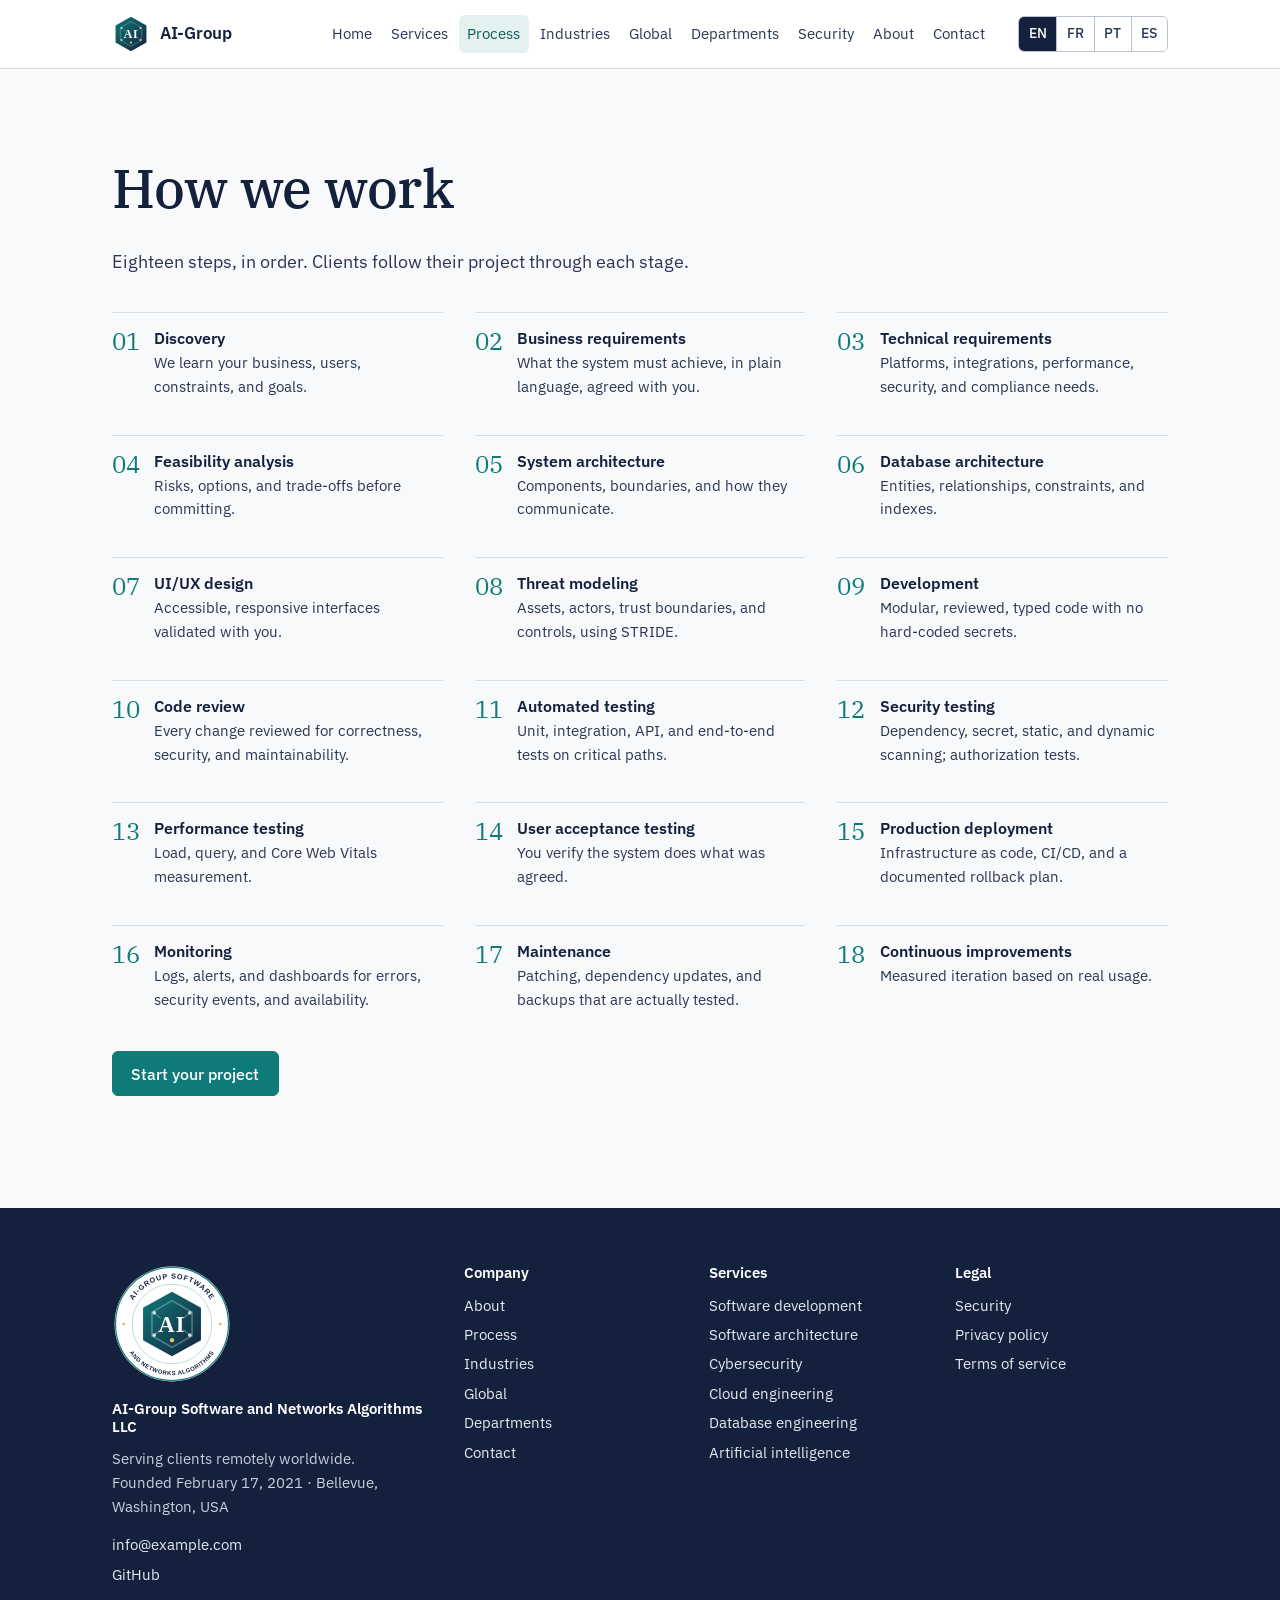
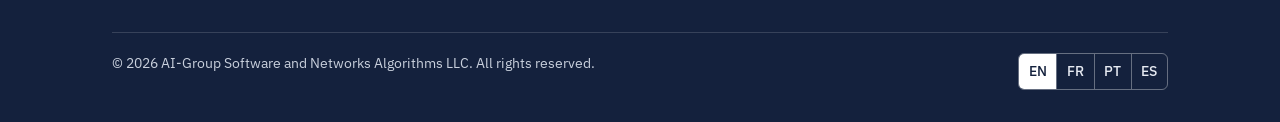
<file: process.html>
<!DOCTYPE html>
<html lang="en">
<head>
<meta charset="utf-8">
<meta name="viewport" content="width=device-width, initial-scale=1">
<title>How we work — AI-Group</title>
<meta name="description" content="Our 18-step software engineering lifecycle, from discovery to continuous improvement.">
<meta property="og:type" content="website">
<meta property="og:title" content="How we work — AI-Group">
<meta property="og:description" content="Our 18-step software engineering lifecycle, from discovery to continuous improvement.">
<meta property="og:site_name" content="AI-Group Software and Networks Algorithms LLC">
<meta name="theme-color" content="#14213D">
<link rel="icon" href="assets/logo.svg" type="image/svg+xml">
<link rel="apple-touch-icon" href="assets/apple-touch-icon.png">
<meta property="og:image" content="https://aigroupsglobal.com/assets/og-image.png">
<meta property="og:image:width" content="1200">
<meta property="og:image:height" content="630">
<meta property="og:image:alt" content="AI-Group Software and Networks Algorithms logo">
<meta name="twitter:card" content="summary_large_image">
<link rel="manifest" href="manifest.webmanifest">
<link rel="preconnect" href="https://fonts.googleapis.com"><link rel="preconnect" href="https://fonts.gstatic.com" crossorigin>
<link href="https://fonts.googleapis.com/css2?family=IBM+Plex+Sans:wght@400;500;600&family=IBM+Plex+Serif:wght@400;500&display=swap" rel="stylesheet">
<link rel="stylesheet" href="css/style.css">
<script type="application/ld+json">
{"@context":"https://schema.org","@type":"Organization","name":"AI-Group Software and Networks Algorithms LLC","foundingDate":"2021-02-17","address":{"@type":"PostalAddress","addressLocality":"Bellevue","addressRegion":"WA","addressCountry":"US"},"areaServed":"Worldwide","knowsLanguage":["en","fr","pt","es"],"url":"https://alongiti2.github.io/ai-group/"}
</script>
</head>
<body data-page="process">
<div id="site-header"></div>
<main id="main">

<section><div class="wrap"><div class="section-head"><h1 data-i18n="process.h1"></h1><p class="lead" data-i18n="process.sub"></p></div><div data-render="steps"></div>
<div class="btn-row"><a class="btn teal" data-href="start-project.html" href="start-project.html" data-i18n="common.getStarted"></a></div></div></section>

</main>
<div id="site-footer"></div>
<script src="site.config.js"></script>
<script src="js/main.js"></script>
</body>
</html>
</file>
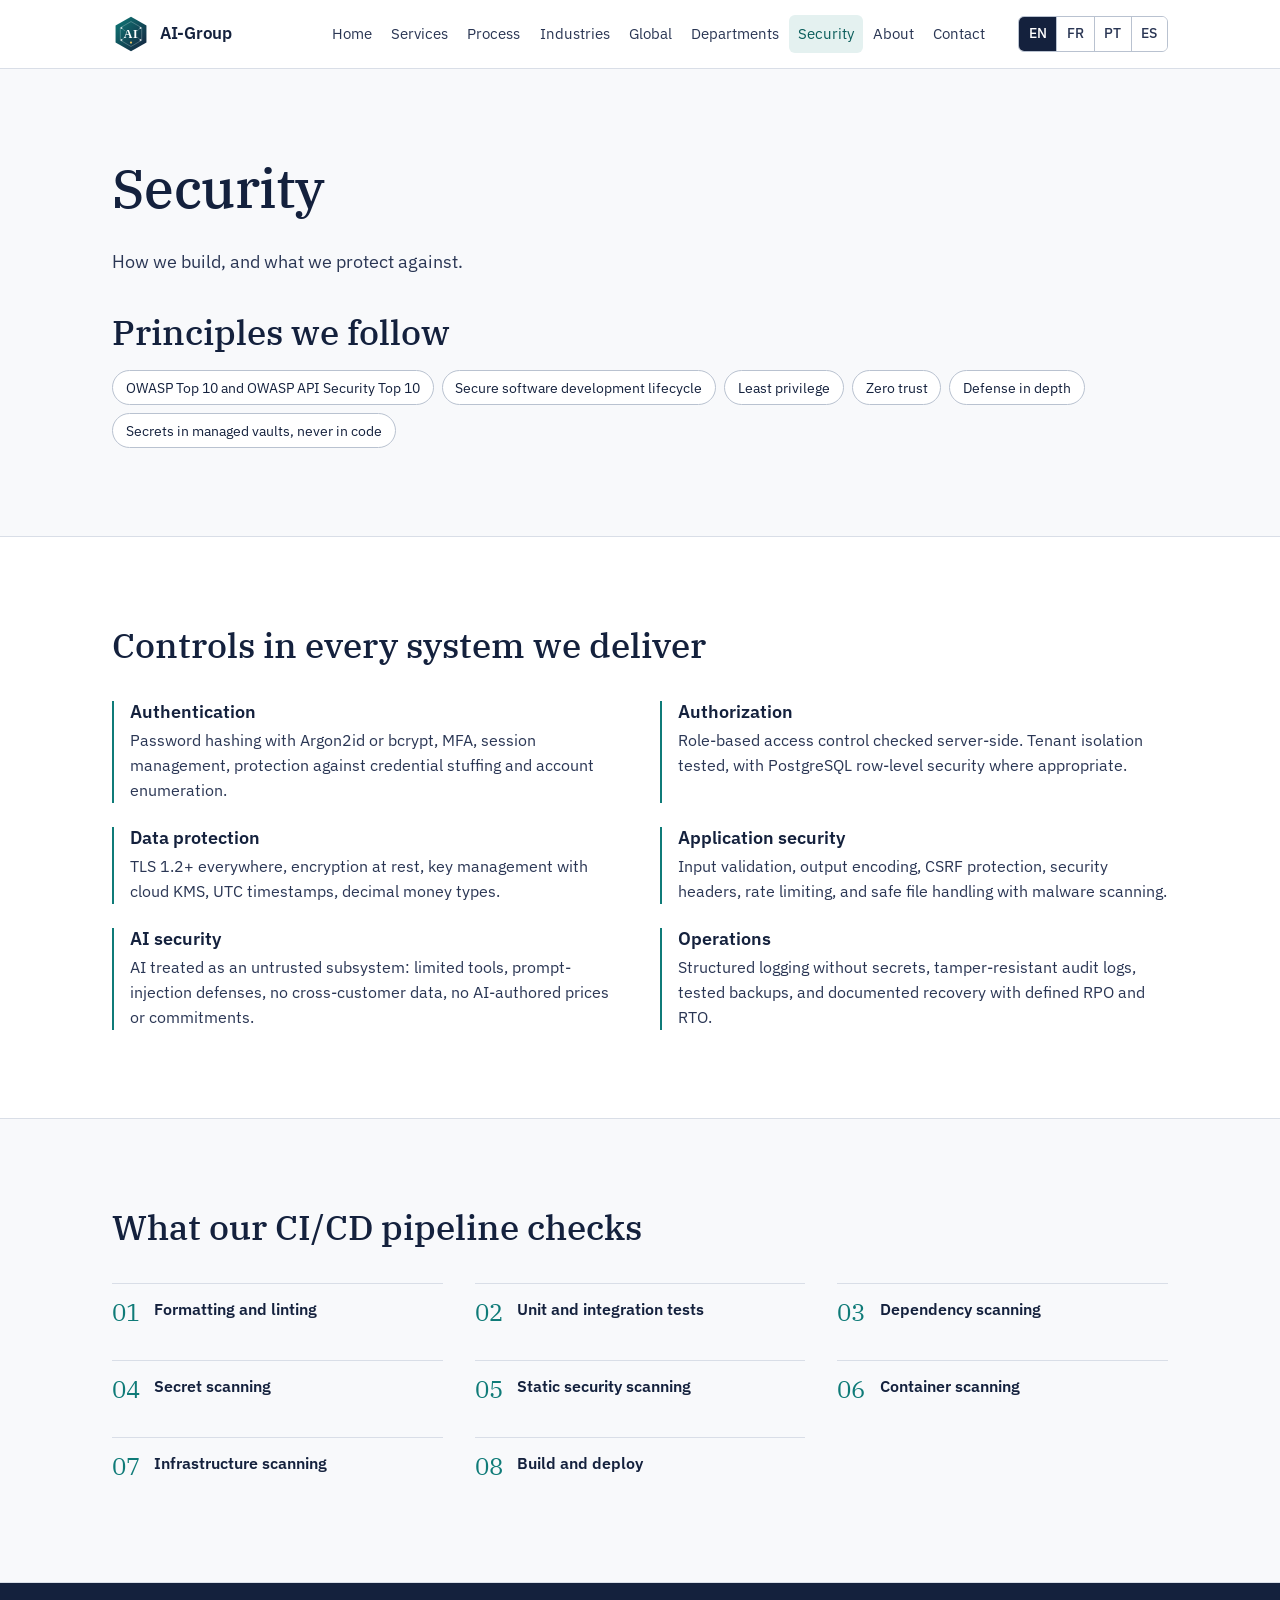
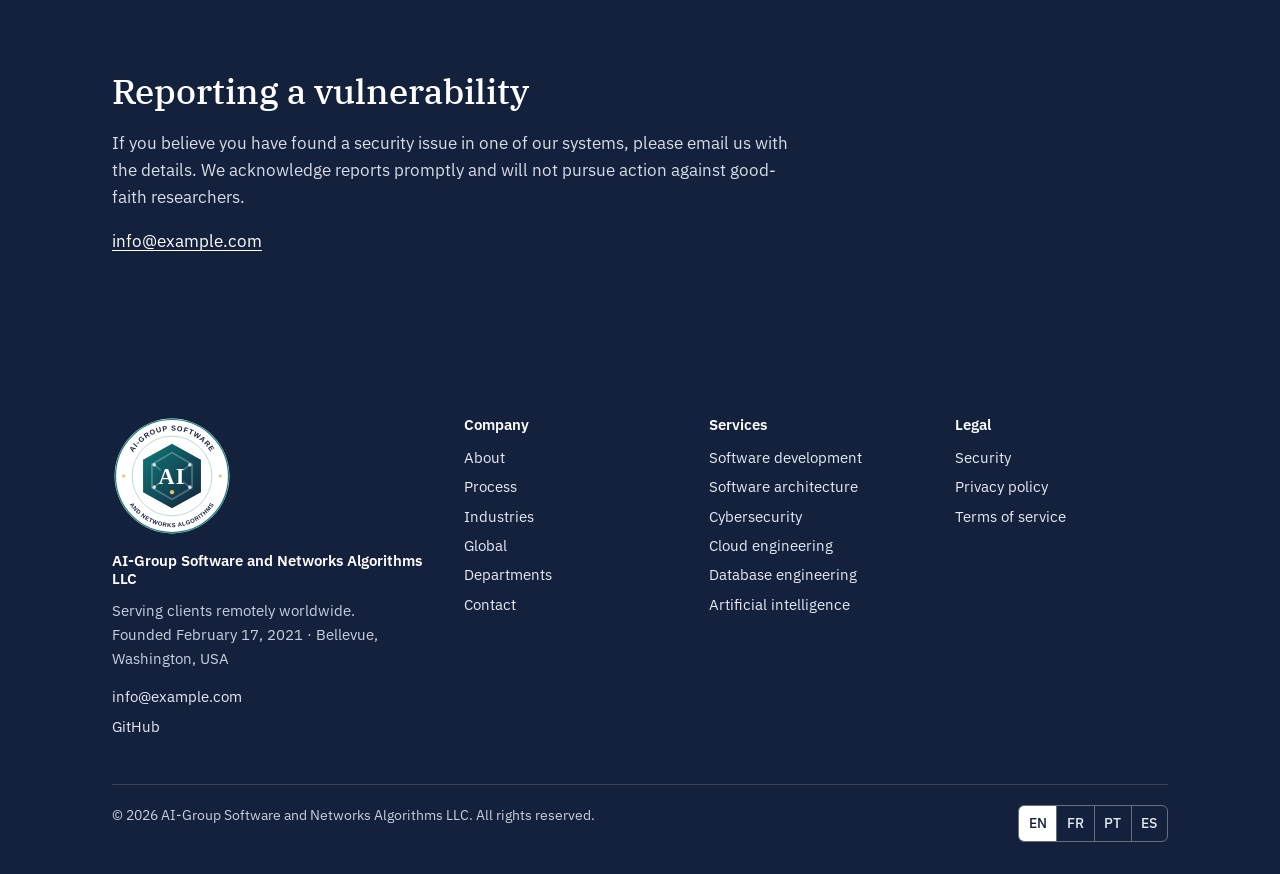
<file: security.html>
<!DOCTYPE html>
<html lang="en">
<head>
<meta charset="utf-8">
<meta name="viewport" content="width=device-width, initial-scale=1">
<title>Security — AI-Group</title>
<meta name="description" content="How we build secure software: OWASP, secure SDLC, least privilege, zero trust.">
<meta property="og:type" content="website">
<meta property="og:title" content="Security — AI-Group">
<meta property="og:description" content="How we build secure software: OWASP, secure SDLC, least privilege, zero trust.">
<meta property="og:site_name" content="AI-Group Software and Networks Algorithms LLC">
<meta name="theme-color" content="#14213D">
<link rel="icon" href="assets/logo.svg" type="image/svg+xml">
<link rel="apple-touch-icon" href="assets/apple-touch-icon.png">
<meta property="og:image" content="https://aigroupsglobal.com/assets/og-image.png">
<meta property="og:image:width" content="1200">
<meta property="og:image:height" content="630">
<meta property="og:image:alt" content="AI-Group Software and Networks Algorithms logo">
<meta name="twitter:card" content="summary_large_image">
<link rel="manifest" href="manifest.webmanifest">
<link rel="preconnect" href="https://fonts.googleapis.com"><link rel="preconnect" href="https://fonts.gstatic.com" crossorigin>
<link href="https://fonts.googleapis.com/css2?family=IBM+Plex+Sans:wght@400;500;600&family=IBM+Plex+Serif:wght@400;500&display=swap" rel="stylesheet">
<link rel="stylesheet" href="css/style.css">
<script type="application/ld+json">
{"@context":"https://schema.org","@type":"Organization","name":"AI-Group Software and Networks Algorithms LLC","foundingDate":"2021-02-17","address":{"@type":"PostalAddress","addressLocality":"Bellevue","addressRegion":"WA","addressCountry":"US"},"areaServed":"Worldwide","knowsLanguage":["en","fr","pt","es"],"url":"https://alongiti2.github.io/ai-group/"}
</script>
</head>
<body data-page="security">
<div id="site-header"></div>
<main id="main">

<section><div class="wrap"><div class="section-head"><h1 data-i18n="security.h1"></h1><p class="lead" data-i18n="security.sub"></p></div><h2 data-i18n="security.principlesTitle"></h2><div data-render="principles"></div></div></section>
<section class="bg-surface"><div class="wrap"><div class="section-head"><h2 data-i18n="security.controlsTitle"></h2></div><div class="grid two" data-render="controls"></div></div></section>
<section><div class="wrap"><div class="section-head"><h2 data-i18n="security.pipelineTitle"></h2></div><div data-render="pipeline"></div></div></section>
<section class="bg-ink"><div class="wrap"><h2 data-i18n="security.disclosureTitle"></h2><p data-i18n="security.disclosure"></p><p><a data-mail href="mailto:"></a></p></div></section>

</main>
<div id="site-footer"></div>
<script src="site.config.js"></script>
<script src="js/main.js"></script>
</body>
</html>
</file>
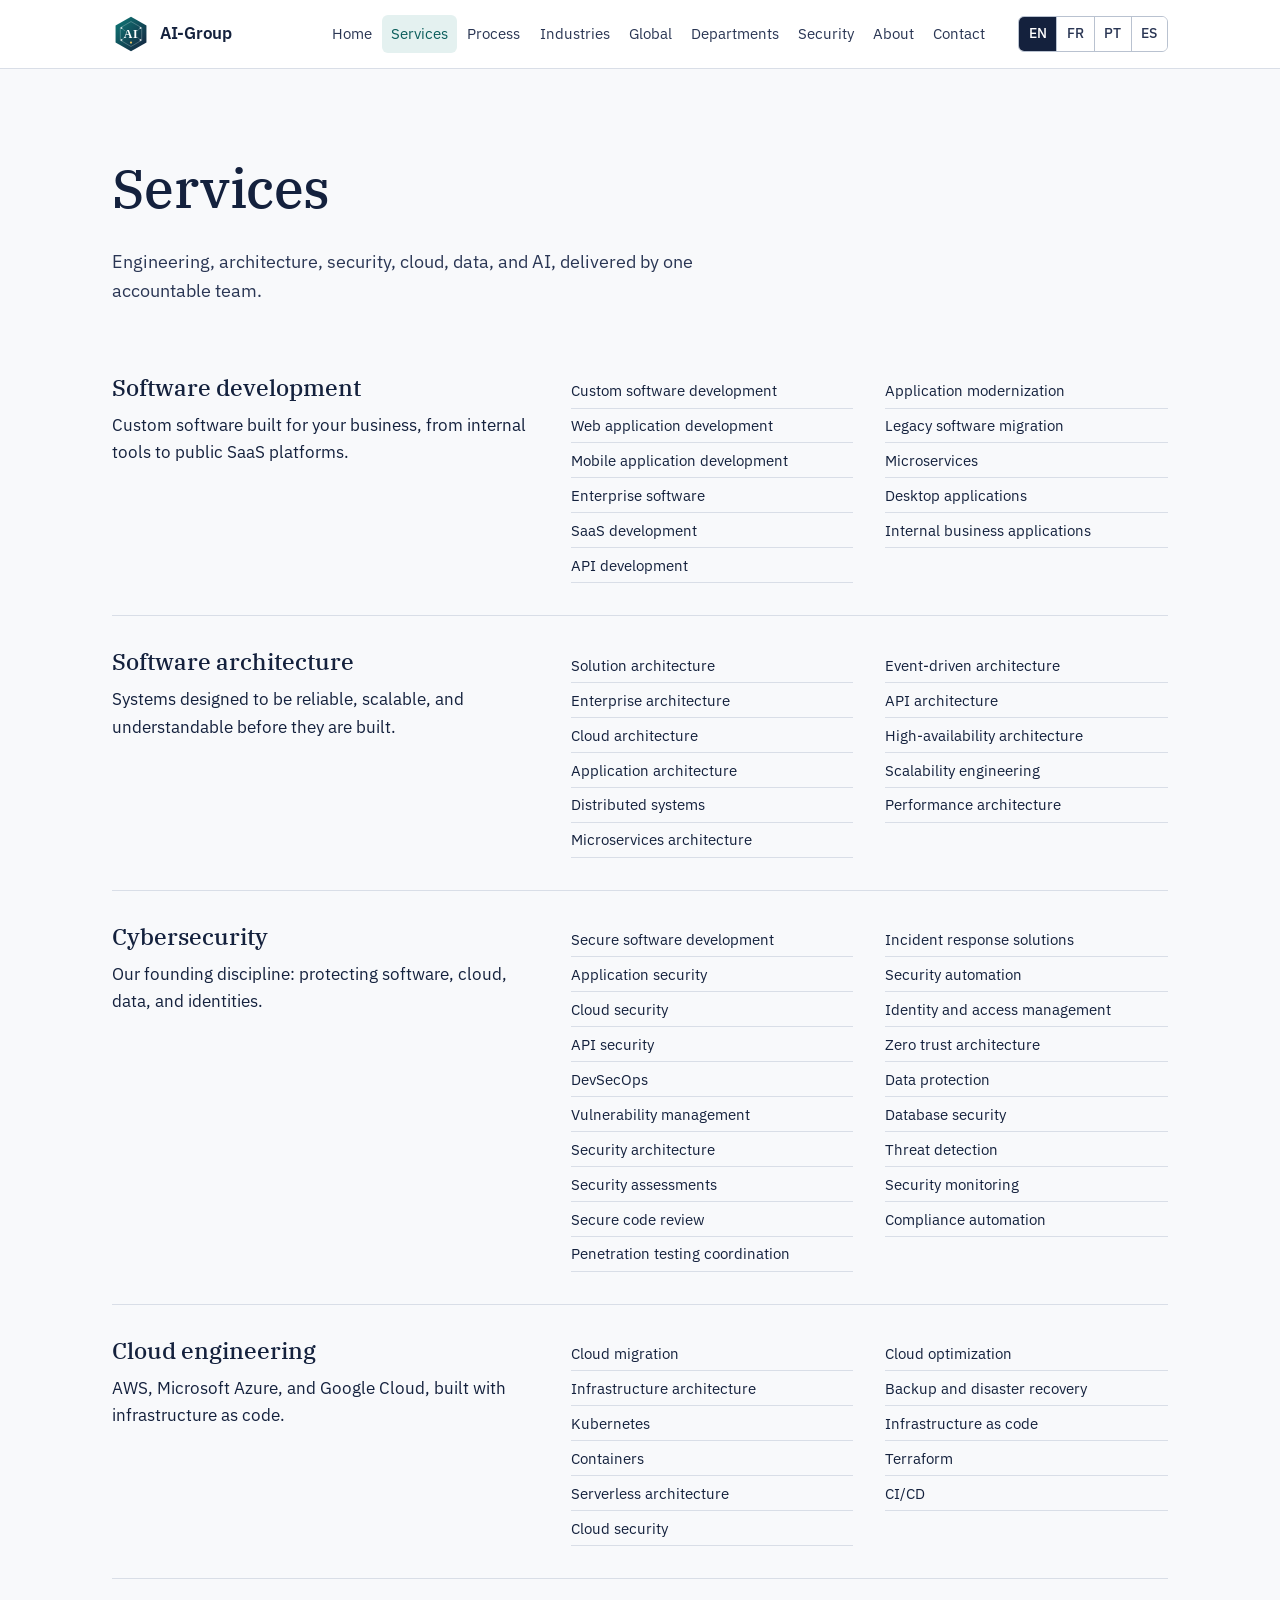
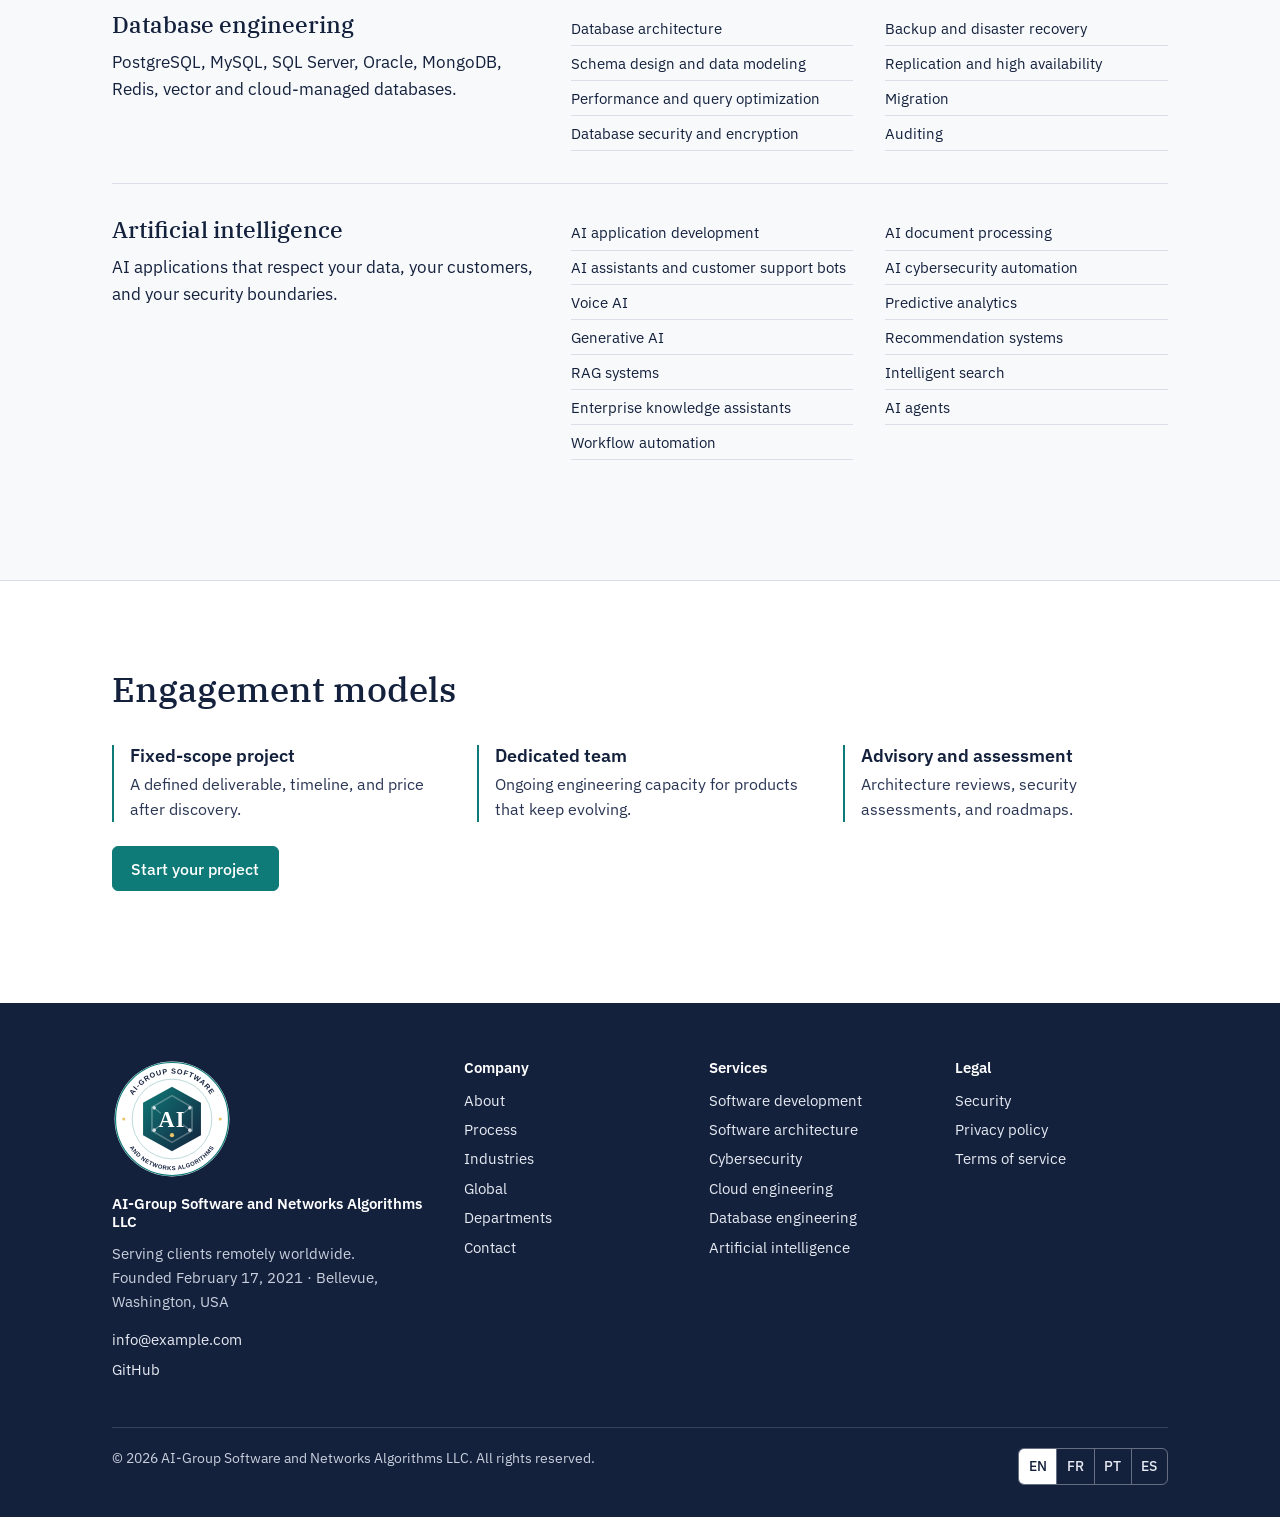
<file: services.html>
<!DOCTYPE html>
<html lang="en">
<head>
<meta charset="utf-8">
<meta name="viewport" content="width=device-width, initial-scale=1">
<title>Services — AI-Group</title>
<meta name="description" content="Software development, architecture, cybersecurity, cloud engineering, database engineering, and AI solutions.">
<meta property="og:type" content="website">
<meta property="og:title" content="Services — AI-Group">
<meta property="og:description" content="Software development, architecture, cybersecurity, cloud engineering, database engineering, and AI solutions.">
<meta property="og:site_name" content="AI-Group Software and Networks Algorithms LLC">
<meta name="theme-color" content="#14213D">
<link rel="icon" href="assets/logo.svg" type="image/svg+xml">
<link rel="apple-touch-icon" href="assets/apple-touch-icon.png">
<meta property="og:image" content="https://aigroupsglobal.com/assets/og-image.png">
<meta property="og:image:width" content="1200">
<meta property="og:image:height" content="630">
<meta property="og:image:alt" content="AI-Group Software and Networks Algorithms logo">
<meta name="twitter:card" content="summary_large_image">
<link rel="manifest" href="manifest.webmanifest">
<link rel="preconnect" href="https://fonts.googleapis.com"><link rel="preconnect" href="https://fonts.gstatic.com" crossorigin>
<link href="https://fonts.googleapis.com/css2?family=IBM+Plex+Sans:wght@400;500;600&family=IBM+Plex+Serif:wght@400;500&display=swap" rel="stylesheet">
<link rel="stylesheet" href="css/style.css">
<script type="application/ld+json">
{"@context":"https://schema.org","@type":"Organization","name":"AI-Group Software and Networks Algorithms LLC","foundingDate":"2021-02-17","address":{"@type":"PostalAddress","addressLocality":"Bellevue","addressRegion":"WA","addressCountry":"US"},"areaServed":"Worldwide","knowsLanguage":["en","fr","pt","es"],"url":"https://alongiti2.github.io/ai-group/"}
</script>
</head>
<body data-page="services">
<div id="site-header"></div>
<main id="main">

<section><div class="wrap"><div class="section-head"><h1 data-i18n="services.h1"></h1><p class="lead" data-i18n="services.sub"></p></div><div data-render="services"></div></div></section>
<section class="bg-surface"><div class="wrap"><div class="section-head"><h2 data-i18n="services.engagementTitle"></h2></div><div class="grid three" data-render="engagement"></div>
<div class="btn-row"><a class="btn teal" data-href="start-project.html" href="start-project.html" data-i18n="common.getStarted"></a></div></div></section>

</main>
<div id="site-footer"></div>
<script src="site.config.js"></script>
<script src="js/main.js"></script>
</body>
</html>
</file>
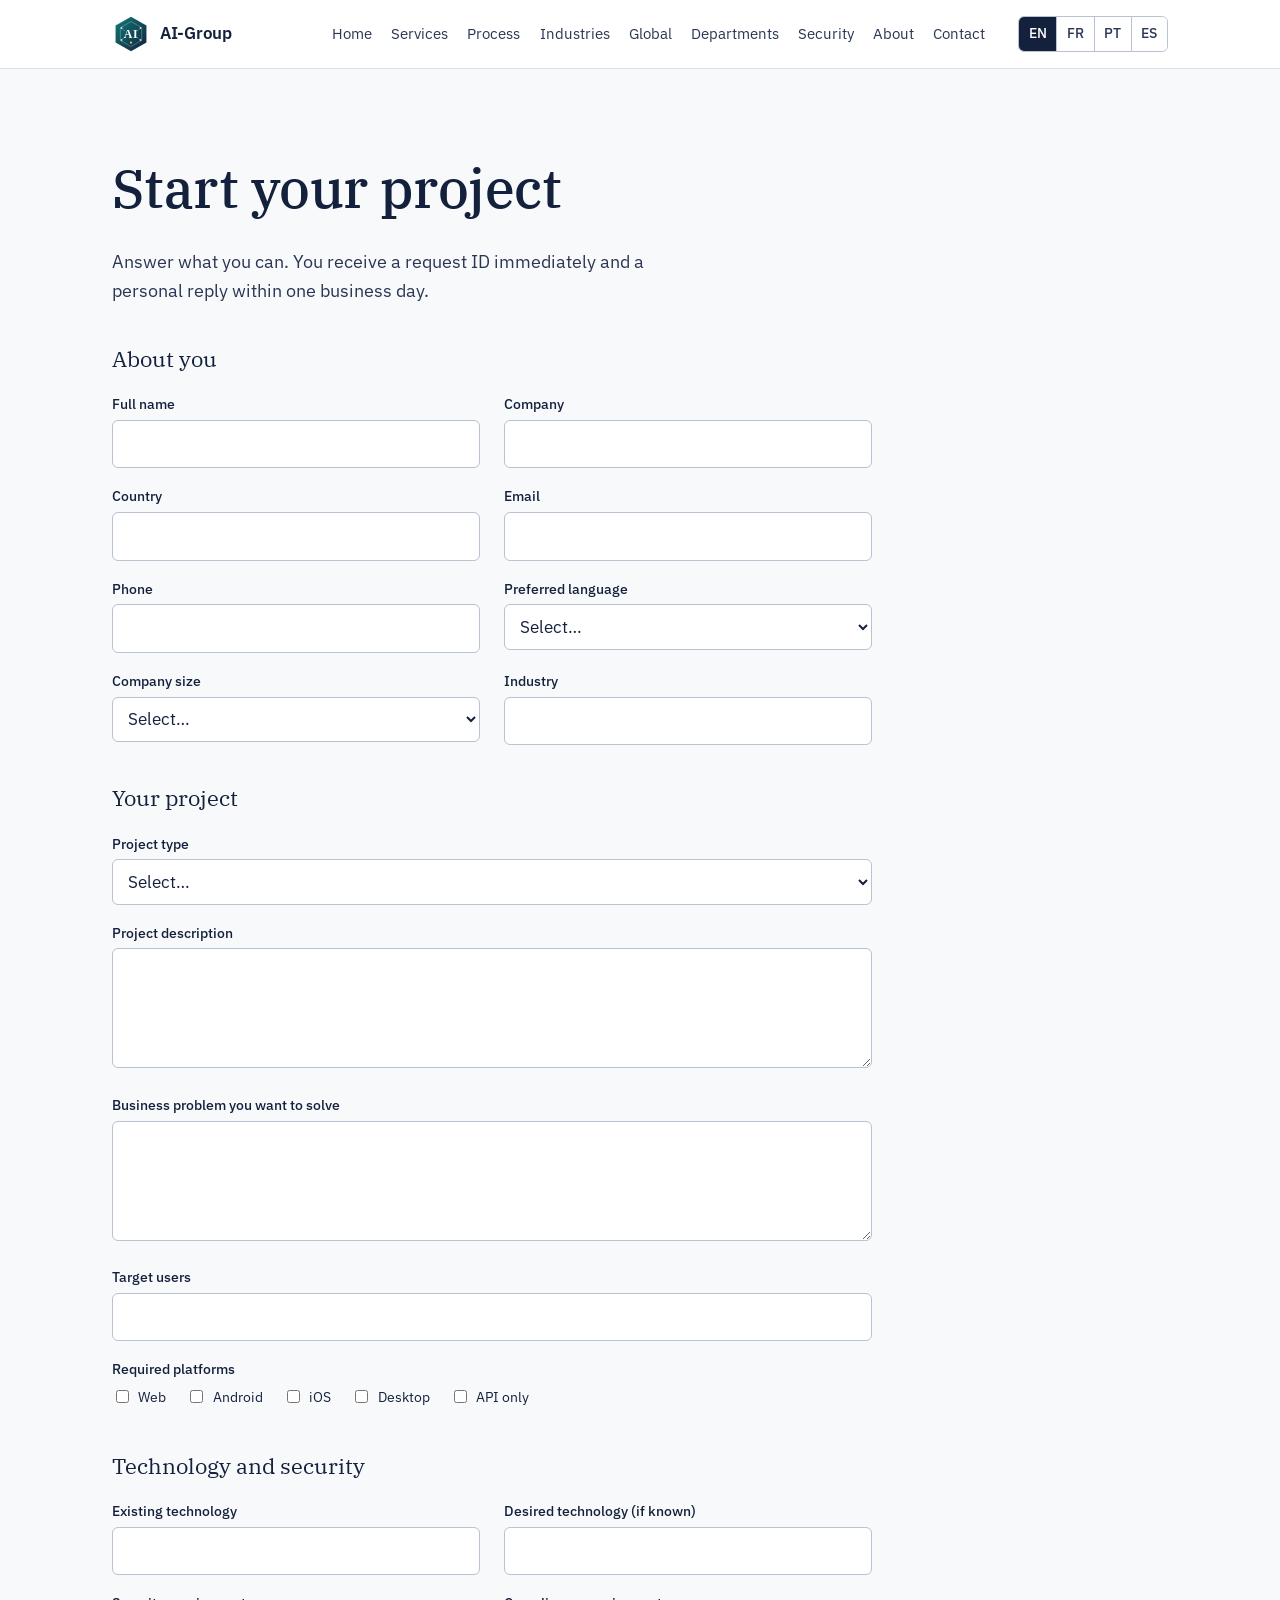
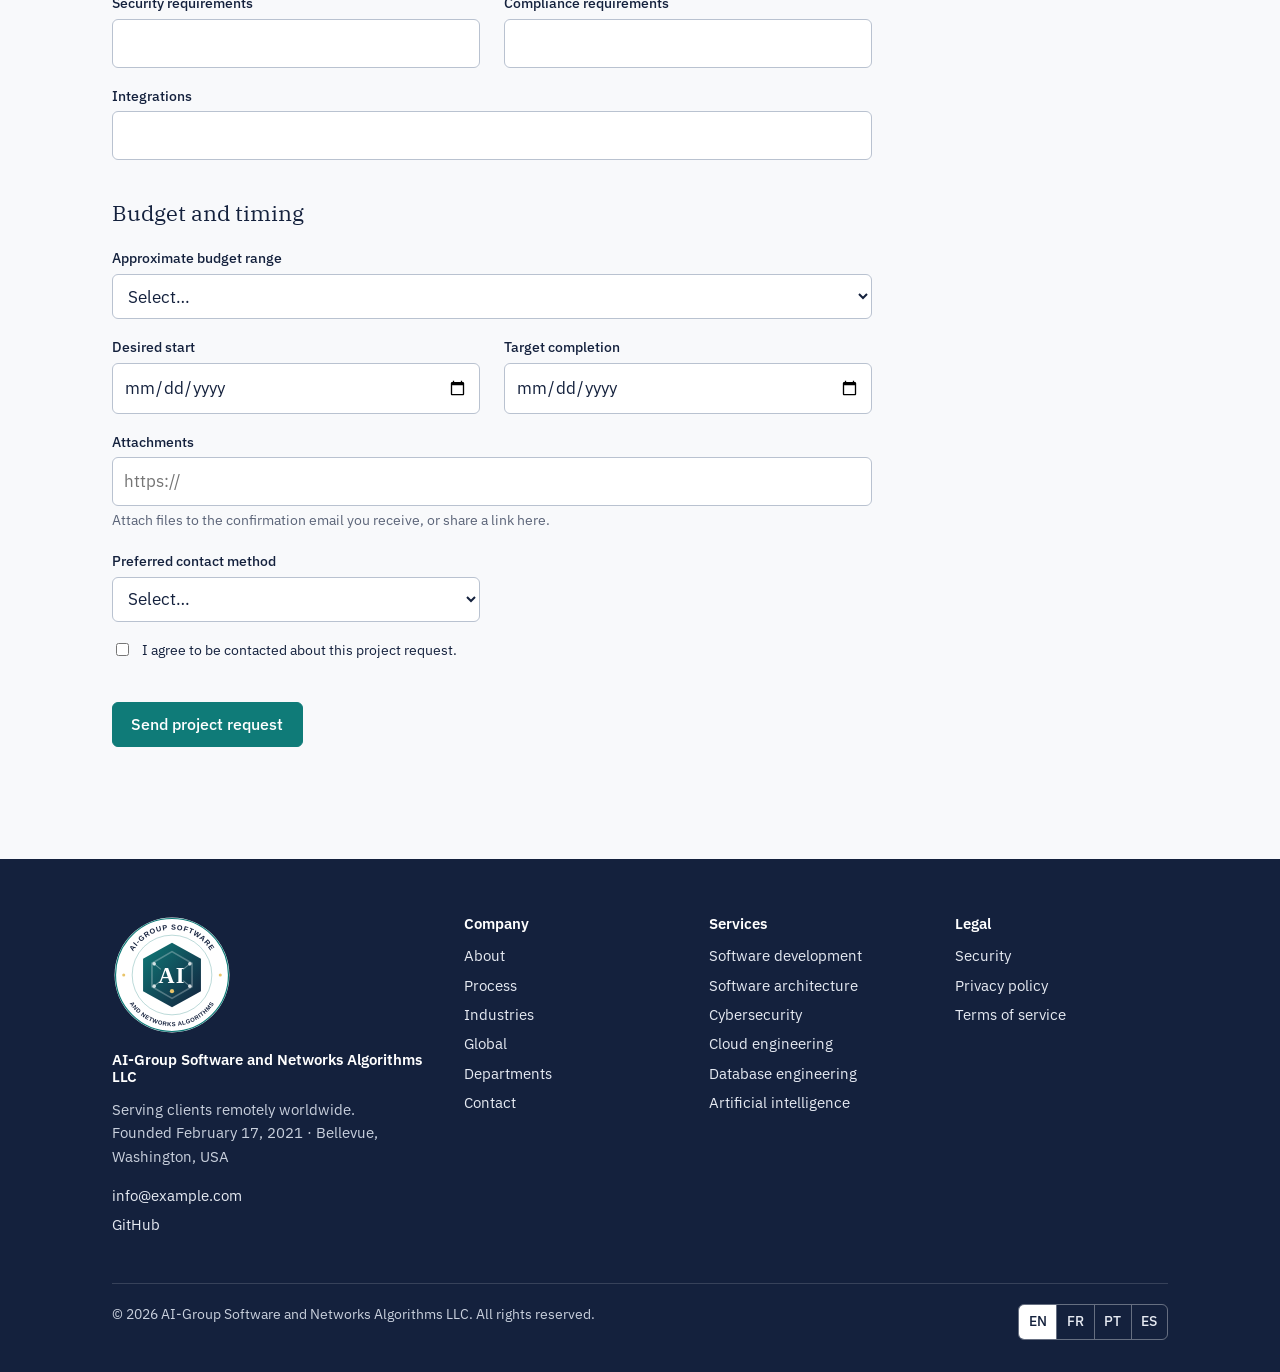
<file: start-project.html>
<!DOCTYPE html>
<html lang="en">
<head>
<meta charset="utf-8">
<meta name="viewport" content="width=device-width, initial-scale=1">
<title>Start your project — AI-Group</title>
<meta name="description" content="Tell us about your project and receive a project request ID immediately.">
<meta property="og:type" content="website">
<meta property="og:title" content="Start your project — AI-Group">
<meta property="og:description" content="Tell us about your project and receive a project request ID immediately.">
<meta property="og:site_name" content="AI-Group Software and Networks Algorithms LLC">
<meta name="theme-color" content="#14213D">
<link rel="icon" href="assets/logo.svg" type="image/svg+xml">
<link rel="apple-touch-icon" href="assets/apple-touch-icon.png">
<meta property="og:image" content="https://aigroupsglobal.com/assets/og-image.png">
<meta property="og:image:width" content="1200">
<meta property="og:image:height" content="630">
<meta property="og:image:alt" content="AI-Group Software and Networks Algorithms logo">
<meta name="twitter:card" content="summary_large_image">
<link rel="manifest" href="manifest.webmanifest">
<link rel="preconnect" href="https://fonts.googleapis.com"><link rel="preconnect" href="https://fonts.gstatic.com" crossorigin>
<link href="https://fonts.googleapis.com/css2?family=IBM+Plex+Sans:wght@400;500;600&family=IBM+Plex+Serif:wght@400;500&display=swap" rel="stylesheet">
<link rel="stylesheet" href="css/style.css">
<script type="application/ld+json">
{"@context":"https://schema.org","@type":"Organization","name":"AI-Group Software and Networks Algorithms LLC","foundingDate":"2021-02-17","address":{"@type":"PostalAddress","addressLocality":"Bellevue","addressRegion":"WA","addressCountry":"US"},"areaServed":"Worldwide","knowsLanguage":["en","fr","pt","es"],"url":"https://alongiti2.github.io/ai-group/"}
</script>
</head>
<body data-page="start">
<div id="site-header"></div>
<main id="main">

<section><div class="wrap"><div class="section-head"><h1 data-i18n="start.h1"></h1><p class="lead" data-i18n="start.sub"></p></div>
<form data-form="project" novalidate>
  <input class="hp" type="text" name="_gotcha" tabindex="-1" autocomplete="off" aria-hidden="true">
  <fieldset><legend data-i18n="start.sections.0"></legend><div class="f-grid">
    <div class="field"><label for="p-name" data-i18n="start.f.name"></label><input id="p-name" name="name" type="text" required autocomplete="name"><p class=err></p></div>
    <div class="field"><label for="p-company" data-i18n="start.f.company"></label><input id="p-company" name="company" type="text" autocomplete="organization"></div>
    <div class="field"><label for="p-country" data-i18n="start.f.country"></label><input id="p-country" name="country" type="text" required autocomplete="country-name"><p class=err></p></div>
    <div class="field"><label for="p-email" data-i18n="start.f.email"></label><input id="p-email" name="email" type="email" required autocomplete="email"><p class=err></p></div>
    <div class="field"><label for="p-phone" data-i18n="start.f.phone"></label><input id="p-phone" name="phone" type="tel" autocomplete="tel"></div>
    <div class="field"><label for="p-lang" data-i18n="start.f.language"></label><select id="p-lang" name="preferred_language" data-options="languages"></select></div>
    <div class="field"><label for="p-size" data-i18n="start.f.size"></label><select id="p-size" name="company_size" data-options="start.sizes"></select></div>
    <div class="field"><label for="p-industry" data-i18n="start.f.industry"></label><input id="p-industry" name="industry" type="text" ></div>
  </div></fieldset>
  <fieldset><legend data-i18n="start.sections.1"></legend><div class="f-grid">
    <div class="field full"><label for="p-type" data-i18n="start.f.type"></label><select id="p-type" name="project_type" data-options="start.types" required></select><p class=err></p></div>
    <div class="field full"><label for="p-desc" data-i18n="start.f.description"></label><textarea id="p-desc" name="description" required></textarea><p class=err></p></div>
    <div class="field full"><label for="p-problem" data-i18n="start.f.problem"></label><textarea id="p-problem" name="business_problem"></textarea></div>
    <div class="field full"><label for="p-users" data-i18n="start.f.users"></label><input id="p-users" name="target_users" type="text" ></div>
    <div class="field full"><label data-i18n="start.f.platforms"></label><div class="checks" data-checks="start.platforms" data-name="platforms"></div></div>
  </div></fieldset>
  <fieldset><legend data-i18n="start.sections.2"></legend><div class="f-grid">
    <div class="field"><label for="p-etech" data-i18n="start.f.existingTech"></label><input id="p-etech" name="existing_technology" type="text" ></div>
    <div class="field"><label for="p-dtech" data-i18n="start.f.desiredTech"></label><input id="p-dtech" name="desired_technology" type="text" ></div>
    <div class="field"><label for="p-sec" data-i18n="start.f.securityReq"></label><input id="p-sec" name="security_requirements" type="text" ></div>
    <div class="field"><label for="p-comp" data-i18n="start.f.complianceReq"></label><input id="p-comp" name="compliance_requirements" type="text" ></div>
    <div class="field full"><label for="p-int" data-i18n="start.f.integrations"></label><input id="p-int" name="integrations" type="text" ></div>
  </div></fieldset>
  <fieldset><legend data-i18n="start.sections.3"></legend><div class="f-grid">
    <div class="field full"><label for="p-budget" data-i18n="start.f.budget"></label><select id="p-budget" name="budget_range" data-options="start.budgets"></select></div>
    <div class="field"><label for="p-start" data-i18n="start.f.startDate"></label><input id="p-start" name="desired_start" type="date" ></div>
    <div class="field"><label for="p-end" data-i18n="start.f.endDate"></label><input id="p-end" name="target_completion" type="date" ></div>
    <div class="field full"><label for="p-attach" data-i18n="start.f.attachments"></label><input id="p-attach" name="attachments_link" type="url" placeholder="https://"><small data-i18n="start.f.attachNote"></small></div>
    <div class="field"><label for="p-cm" data-i18n="start.f.contactMethod"></label><select id="p-cm" name="preferred_contact" data-options="start.contactMethods"></select></div>
    <div class="field full"><label class="check"><input type="checkbox" name="consent" required value="yes"><span data-i18n="start.f.consent"></span></label><p class="err"></p></div>
  </div></fieldset>
  <div class="btn-row"><button class="btn teal" type="submit" data-i18n="start.f.submit"></button></div>
</form>
<div id="form-result" hidden></div>
</div></section>

</main>
<div id="site-footer"></div>
<script src="site.config.js"></script>
<script src="js/main.js"></script>
</body>
</html>
</file>
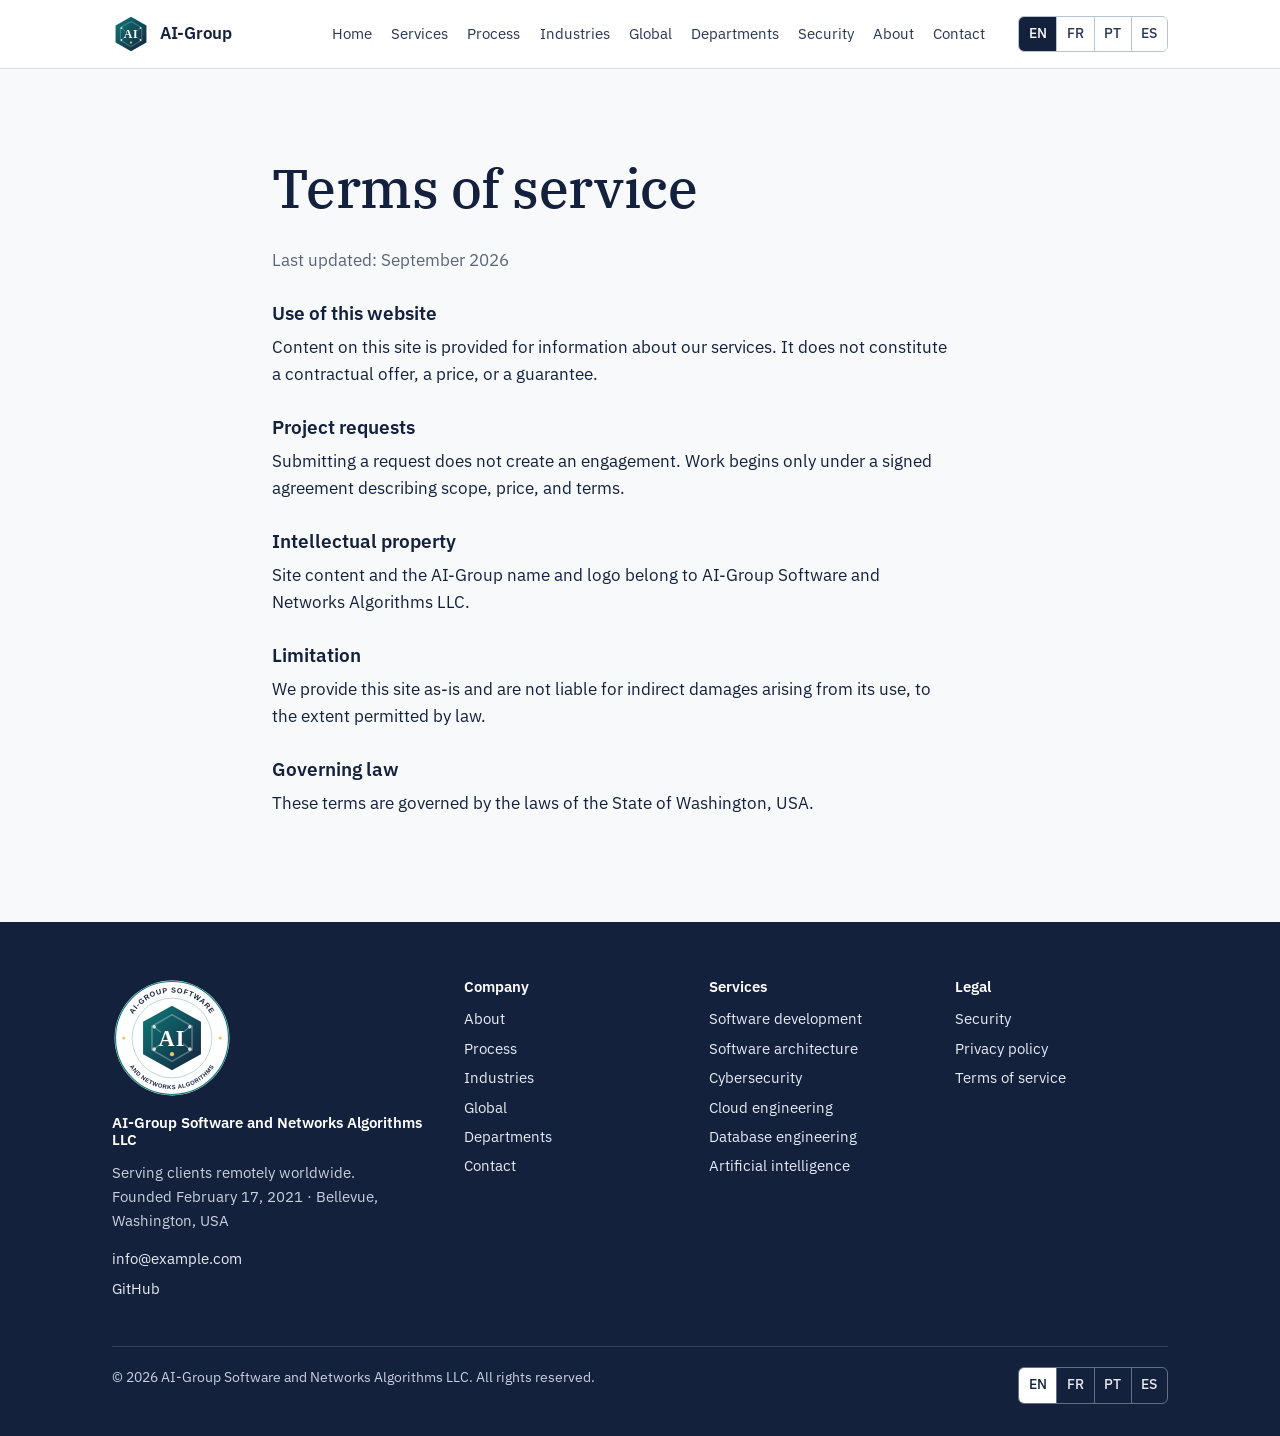
<file: terms.html>
<!DOCTYPE html>
<html lang="en">
<head>
<meta charset="utf-8">
<meta name="viewport" content="width=device-width, initial-scale=1">
<title>Terms of service — AI-Group</title>
<meta name="description" content="Terms governing use of the AI-Group website.">
<meta property="og:type" content="website">
<meta property="og:title" content="Terms of service — AI-Group">
<meta property="og:description" content="Terms governing use of the AI-Group website.">
<meta property="og:site_name" content="AI-Group Software and Networks Algorithms LLC">
<meta name="theme-color" content="#14213D">
<link rel="icon" href="assets/logo.svg" type="image/svg+xml">
<link rel="apple-touch-icon" href="assets/apple-touch-icon.png">
<meta property="og:image" content="https://aigroupsglobal.com/assets/og-image.png">
<meta property="og:image:width" content="1200">
<meta property="og:image:height" content="630">
<meta property="og:image:alt" content="AI-Group Software and Networks Algorithms logo">
<meta name="twitter:card" content="summary_large_image">
<link rel="manifest" href="manifest.webmanifest">
<link rel="preconnect" href="https://fonts.googleapis.com"><link rel="preconnect" href="https://fonts.gstatic.com" crossorigin>
<link href="https://fonts.googleapis.com/css2?family=IBM+Plex+Sans:wght@400;500;600&family=IBM+Plex+Serif:wght@400;500&display=swap" rel="stylesheet">
<link rel="stylesheet" href="css/style.css">
<script type="application/ld+json">
{"@context":"https://schema.org","@type":"Organization","name":"AI-Group Software and Networks Algorithms LLC","foundingDate":"2021-02-17","address":{"@type":"PostalAddress","addressLocality":"Bellevue","addressRegion":"WA","addressCountry":"US"},"areaServed":"Worldwide","knowsLanguage":["en","fr","pt","es"],"url":"https://alongiti2.github.io/ai-group/"}
</script>
</head>
<body data-page="terms">
<div id="site-header"></div>
<main id="main">
<section><div class="wrap legal" style="max-width:800px"><h1 data-i18n="terms.h1"></h1><p class="muted" data-i18n="terms.updated"></p><div data-render="terms"></div></div></section>
</main>
<div id="site-footer"></div>
<script src="site.config.js"></script>
<script src="js/main.js"></script>
</body>
</html>
</file>
<file: css/style.css>
/* AI-Group — design tokens
   ink #14213D · paper #F8F9FB · surface #FFFFFF · teal #0F7B78 · gold #E9C46A · slate #5B6478 · line #D9DEE7 */
:root{
  --ink:#14213D; --ink-2:#2A3654; --paper:#F8F9FB; --surface:#FFFFFF;
  --teal:#0F7B78; --teal-dark:#0B5E5C; --teal-soft:#E4F1F0; --gold:#E9C46A;
  --slate:#5B6478; --line:#D9DEE7; --line-strong:#B9C2D0;
  --serif:"IBM Plex Serif",Georgia,"Times New Roman",serif;
  --sans:"IBM Plex Sans",system-ui,-apple-system,"Segoe UI",Roboto,sans-serif;
  --max:1120px; --radius:6px; --focus:0 0 0 3px #fff,0 0 0 6px var(--teal);
}
*{box-sizing:border-box}
html{scroll-behavior:smooth;-webkit-text-size-adjust:100%}
@media (prefers-reduced-motion:reduce){html{scroll-behavior:auto}*{transition:none!important;animation:none!important}}
body{margin:0;font-family:var(--sans);font-size:17px;line-height:1.6;color:var(--ink);background:var(--paper)}
img,svg{max-width:100%;display:block}
a{color:var(--teal-dark);text-underline-offset:3px}
a:hover{color:var(--ink)}
:focus-visible{outline:none;box-shadow:var(--focus);border-radius:3px}
h1,h2,h3,h4{margin:0 0 .5em;line-height:1.15;font-weight:600}
h1{font-family:var(--serif);font-size:clamp(2.1rem,4.5vw,3.4rem);letter-spacing:-.01em;font-weight:500}
h2{font-family:var(--serif);font-size:clamp(1.6rem,3vw,2.2rem);font-weight:500}
h3{font-size:1.15rem}
p{margin:0 0 1em;max-width:68ch}
ul,ol{margin:0 0 1em;padding-left:1.25em}
.skip{position:absolute;left:-999px;top:8px;background:var(--ink);color:#fff;padding:.5rem .75rem;z-index:100}
.skip:focus{left:8px}
.wrap{max-width:var(--max);margin:0 auto;padding:0 clamp(1rem,4vw,2rem)}

/* header */
.site-header{background:var(--surface);border-bottom:1px solid var(--line);position:sticky;top:0;z-index:50}
.site-header .wrap{display:flex;align-items:center;gap:1.5rem;min-height:68px}
.brand{display:flex;align-items:center;gap:.65rem;text-decoration:none;color:var(--ink);font-weight:600;letter-spacing:-.01em}
.brand img{width:38px;height:38px}
.brand span small{display:block;font-weight:400;font-size:.72rem;color:var(--slate);letter-spacing:.01em}
.nav{display:flex;gap:.1rem;margin-left:auto}
.nav a{text-decoration:none;color:var(--ink-2);padding:.45rem .55rem;border-radius:var(--radius);font-size:.92rem;white-space:nowrap}
.nav a:hover,.nav a[aria-current=page]{background:var(--teal-soft);color:var(--teal-dark)}
.header-actions{display:flex;align-items:center;gap:.5rem;flex-shrink:0}
.lang{flex-shrink:0}
.brand{flex-shrink:0}
.lang{display:flex;border:1px solid var(--line-strong);border-radius:var(--radius);overflow:hidden}
.lang button{border:0;background:#fff;color:var(--ink-2);padding:.4rem .6rem;font:inherit;font-size:.85rem;cursor:pointer;font-weight:500}
.lang button+button{border-left:1px solid var(--line-strong)}
.lang button[aria-pressed=true]{background:var(--ink);color:#fff}
.menu-btn{display:none;border:1px solid var(--line-strong);background:#fff;padding:.4rem .7rem;border-radius:var(--radius);font:inherit;cursor:pointer}
@media (max-width:1300px){.header-actions .btn-header{display:none}.brand span small{display:none}}
@media (max-width:1120px){
  .nav{display:none;position:absolute;left:0;right:0;top:68px;background:#fff;border-bottom:1px solid var(--line);flex-direction:column;padding:.5rem 1rem 1rem}
  .nav.open{display:flex}
  .menu-btn{display:inline-block}
  .header-actions .btn-header{display:none}
}

/* buttons */
.btn{display:inline-block;border:1px solid var(--ink);background:var(--ink);color:#fff;text-decoration:none;padding:.7rem 1.15rem;border-radius:var(--radius);font-weight:500;font-size:.98rem;cursor:pointer;font-family:inherit;line-height:1.3}
.btn:hover{background:var(--ink-2);color:#fff}
.btn.teal{background:var(--teal);border-color:var(--teal)}
.btn.teal:hover{background:var(--teal-dark)}
.btn.ghost{background:transparent;color:var(--ink)}
.btn.ghost:hover{background:var(--teal-soft);color:var(--teal-dark)}
.btn-row{display:flex;gap:.75rem;flex-wrap:wrap;margin:1.5rem 0}

/* sections */
section{padding:clamp(3rem,7vw,5.5rem) 0}
section+section{border-top:1px solid var(--line)}
.section-head{max-width:60ch;margin-bottom:2.25rem}
.lead{font-size:1.15rem;color:var(--ink-2)}
.kicker{color:var(--teal-dark);font-size:.9rem;margin-bottom:1rem}
.bg-ink{background:var(--ink);color:#fff}
.bg-ink h1,.bg-ink h2,.bg-ink h3{color:#fff}
.bg-ink p,.bg-ink .item p{color:#D7DCE6}
.bg-ink .item{border-left-color:var(--gold)}
.bg-ink a{color:#fff}
.bg-surface{background:var(--surface)}

/* hero */
.hero{padding:clamp(3rem,8vw,6rem) 0}
.hero .wrap{display:grid;grid-template-columns:1.25fr 1fr;gap:3rem;align-items:center}
.hero h1{max-width:16ch}
.hero .lead{max-width:48ch}
@media (max-width:860px){.hero .wrap{grid-template-columns:1fr}}

/* world clocks — the one memorable element */
.clocks{background:var(--surface);border:1px solid var(--line);border-radius:10px;padding:1.5rem;box-shadow:0 20px 40px -30px rgba(20,33,61,.35)}
.clocks h2{font-family:var(--sans);font-size:.95rem;font-weight:500;color:var(--slate);margin-bottom:1rem}
.clock-list{list-style:none;margin:0;padding:0}
.clock-list li{display:grid;grid-template-columns:1fr auto auto;gap:1rem;align-items:baseline;padding:.6rem 0;border-top:1px solid var(--line)}
.clock-list li:first-child{border-top:0}
.clock-list .city{font-weight:500}
.clock-list .time{font-variant-numeric:tabular-nums;font-size:1.35rem;font-family:var(--serif)}
.clock-list .dot{width:10px;height:10px;border-radius:50%;background:var(--line-strong);align-self:center}
.clock-list .dot.awake{background:var(--gold)}
.clocks .you{margin:1rem 0 0;font-size:.9rem;color:var(--slate)}

/* grids */
.grid{display:grid;gap:1.5rem 2.5rem}
.grid.two{grid-template-columns:repeat(2,1fr)}
.grid.three{grid-template-columns:repeat(3,1fr)}
.grid.four{grid-template-columns:repeat(4,1fr)}
@media (max-width:900px){.grid.three,.grid.four{grid-template-columns:repeat(2,1fr)}}
@media (max-width:600px){.grid.two,.grid.three,.grid.four{grid-template-columns:1fr}}
.item{border-left:2px solid var(--teal);padding-left:1rem}
.item h3{margin-bottom:.35rem}
.item p{margin:0;color:var(--ink-2);font-size:.98rem}

/* service categories */
.svc{display:grid;grid-template-columns:1fr 1.4fr;gap:2rem;padding:2rem 0;border-top:1px solid var(--line)}
.svc:first-of-type{border-top:0}
.svc h3{font-family:var(--serif);font-size:1.45rem;font-weight:500}
.svc ul{columns:2;column-gap:2rem;list-style:none;padding:0;margin:0}
.svc li{break-inside:avoid;padding:.3rem 0;border-bottom:1px solid var(--line);font-size:.95rem}
@media (max-width:760px){.svc{grid-template-columns:1fr}.svc ul{columns:1}}
.chips{display:flex;flex-wrap:wrap;gap:.5rem;list-style:none;padding:0;margin:0}
.chips li{border:1px solid var(--line-strong);border-radius:999px;padding:.3rem .8rem;font-size:.9rem;background:#fff}

/* process */
.steps{list-style:none;counter-reset:s;padding:0;margin:0;display:grid;grid-template-columns:repeat(3,1fr);gap:1.25rem 2rem}
.steps li{counter-increment:s;display:grid;grid-template-columns:auto 1fr;gap:.9rem;padding:1rem 0;border-top:1px solid var(--line)}
.steps li::before{content:counter(s,decimal-leading-zero);font-family:var(--serif);font-size:1.5rem;color:var(--teal);line-height:1}
.steps h3{font-size:1.02rem;margin-bottom:.2rem}
.steps.two{grid-template-columns:repeat(2,1fr)}
.steps.two li::before{content:none}
.steps.two li{grid-template-columns:1fr;border-left:2px solid var(--gold);padding-left:1rem;border-top:0}
@media (max-width:760px){.steps.two{grid-template-columns:1fr}}
.steps p{margin:0;font-size:.93rem;color:var(--ink-2)}
@media (max-width:900px){.steps{grid-template-columns:repeat(2,1fr)}}
@media (max-width:600px){.steps{grid-template-columns:1fr}}

/* faq */
details{border-top:1px solid var(--line);padding:.85rem 0}
details:last-of-type{border-bottom:1px solid var(--line)}
summary{cursor:pointer;font-weight:500;list-style:none;display:flex;justify-content:space-between;gap:1rem}
summary::-webkit-details-marker{display:none}
summary::after{content:"+";color:var(--teal);font-size:1.3rem;line-height:1}
details[open] summary::after{content:"–"}
details p{margin:.6rem 0 0;color:var(--ink-2)}

/* forms */
form{max-width:760px}
fieldset{border:0;padding:0;margin:0 0 2.25rem}
legend{font-family:var(--serif);font-size:1.35rem;margin-bottom:1rem;padding:0}
.f-grid{display:grid;grid-template-columns:repeat(2,1fr);gap:1rem 1.5rem}
.f-grid .full{grid-column:1/-1}
@media (max-width:640px){.f-grid{grid-template-columns:1fr}}
label{display:block;font-size:.9rem;font-weight:500;margin-bottom:.3rem}
input,select,textarea{width:100%;font:inherit;padding:.6rem .7rem;border:1px solid var(--line-strong);border-radius:var(--radius);background:#fff;color:var(--ink)}
input:focus,select:focus,textarea:focus{outline:none;border-color:var(--teal);box-shadow:0 0 0 3px var(--teal-soft)}
textarea{min-height:120px;resize:vertical}
.check{display:flex;gap:.6rem;align-items:flex-start;font-weight:400}
.check input{width:auto;margin-top:.3rem}
.checks{display:flex;flex-wrap:wrap;gap:.5rem 1.25rem}
.checks label{display:flex;gap:.4rem;align-items:center;font-weight:400}
.checks input{width:auto}
.err{color:#A8321E;font-size:.85rem;margin-top:.3rem;display:none}
.invalid .err{display:block}
.invalid input,.invalid select,.invalid textarea{border-color:#A8321E}
.hp{position:absolute;left:-9999px}
.notice{border:1px solid var(--teal);background:var(--teal-soft);border-radius:var(--radius);padding:1.25rem 1.5rem;margin:1rem 0}
.notice.ink{background:var(--ink);color:#fff;border-color:var(--ink)}
.req-id{font-family:var(--serif);font-size:1.8rem;letter-spacing:.04em;margin:.5rem 0}
small,.muted{color:var(--slate)}

/* contact side */
.contact-grid{display:grid;grid-template-columns:1.4fr 1fr;gap:3rem}
@media (max-width:860px){.contact-grid{grid-template-columns:1fr}}
.aside-block{padding:1.25rem 0;border-top:1px solid var(--line)}
.aside-block:first-child{border-top:0;padding-top:0}
.aside-block h3{margin-bottom:.4rem}

/* legal */
.legal h2{font-size:1.2rem;font-family:var(--sans);font-weight:600;margin-top:1.75rem}

/* footer */
.site-footer{background:var(--ink);color:#C9D0DD;padding:3.5rem 0 2rem;font-size:.93rem}
.site-footer a{color:#E6EAF2;text-decoration:none}
.site-footer a:hover{text-decoration:underline;color:#fff}
.foot-grid{display:grid;grid-template-columns:1.5fr repeat(3,1fr);gap:2rem}
@media (max-width:800px){.foot-grid{grid-template-columns:1fr 1fr}}
@media (max-width:500px){.foot-grid{grid-template-columns:1fr}}
.site-footer h3{color:#fff;font-size:.95rem;margin-bottom:.75rem}
.foot-badge{display:block;width:120px;height:120px;margin-bottom:1rem}
.site-footer ul{list-style:none;padding:0;margin:0}
.site-footer li{margin:.35rem 0}
.foot-bottom{border-top:1px solid rgba(255,255,255,.15);margin-top:2.5rem;padding-top:1.25rem;display:flex;justify-content:space-between;gap:1rem;flex-wrap:wrap;font-size:.85rem}
.site-footer .lang button{background:transparent;color:#E6EAF2}
.site-footer .lang{border-color:rgba(255,255,255,.35)}
.site-footer .lang button+button{border-color:rgba(255,255,255,.35)}
.site-footer .lang button[aria-pressed=true]{background:#fff;color:var(--ink)}

/* reveal: single page-load moment for the hero only */
.hero h1,.hero .lead,.hero .btn-row,.clocks{animation:rise .6s ease-out both}
.hero .lead{animation-delay:.08s}.hero .btn-row{animation-delay:.16s}.clocks{animation-delay:.24s}
@keyframes rise{from{opacity:0;transform:translateY(8px)}to{opacity:1;transform:none}}

/* departments */
.dept-grid{display:grid;grid-template-columns:repeat(2,1fr);gap:2rem}
.dept{border-top:3px solid var(--teal);background:var(--surface);padding:1.5rem;display:flex;flex-direction:column;gap:.5rem}
.dept h3{font-family:var(--serif);font-size:1.35rem;font-weight:500}
.dept p{flex:1;color:var(--ink-2)}
.dept .btn{align-self:flex-start}
@media (max-width:900px){.dept-grid{grid-template-columns:1fr}}
</file>
